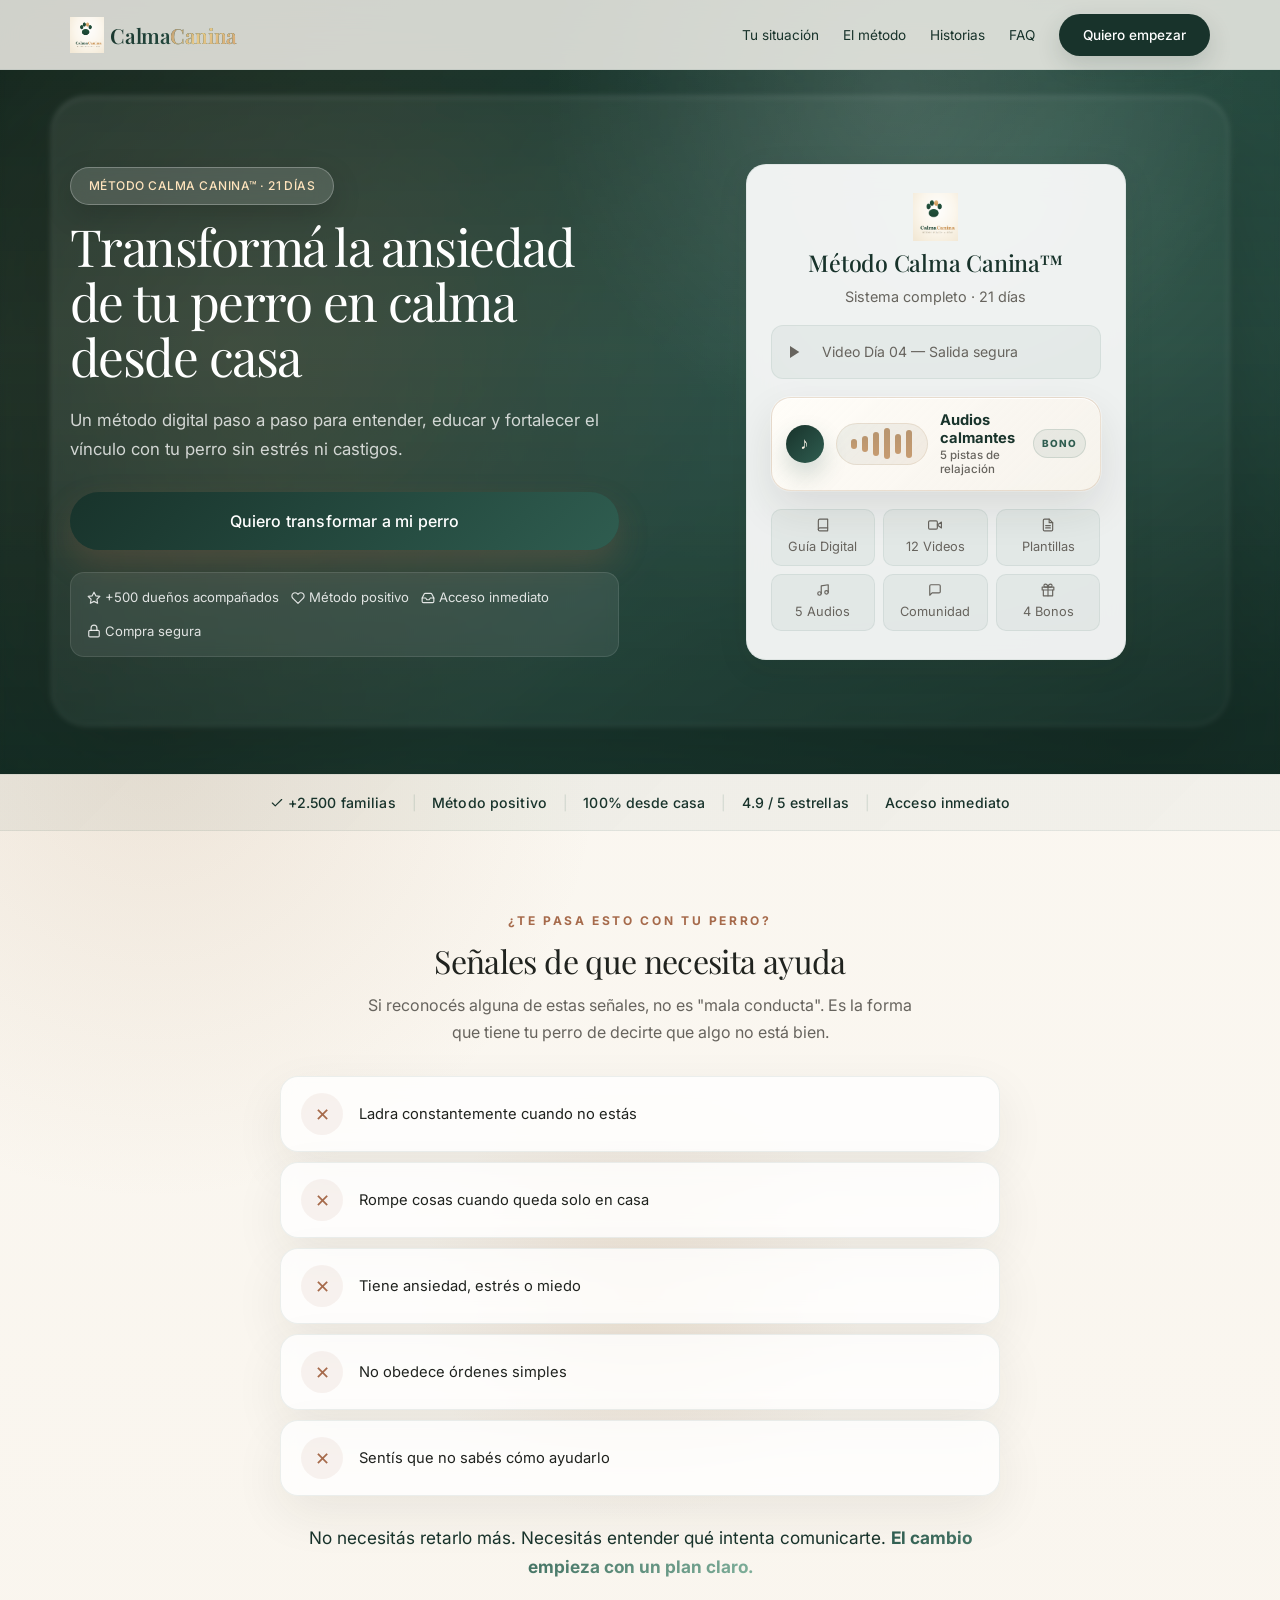
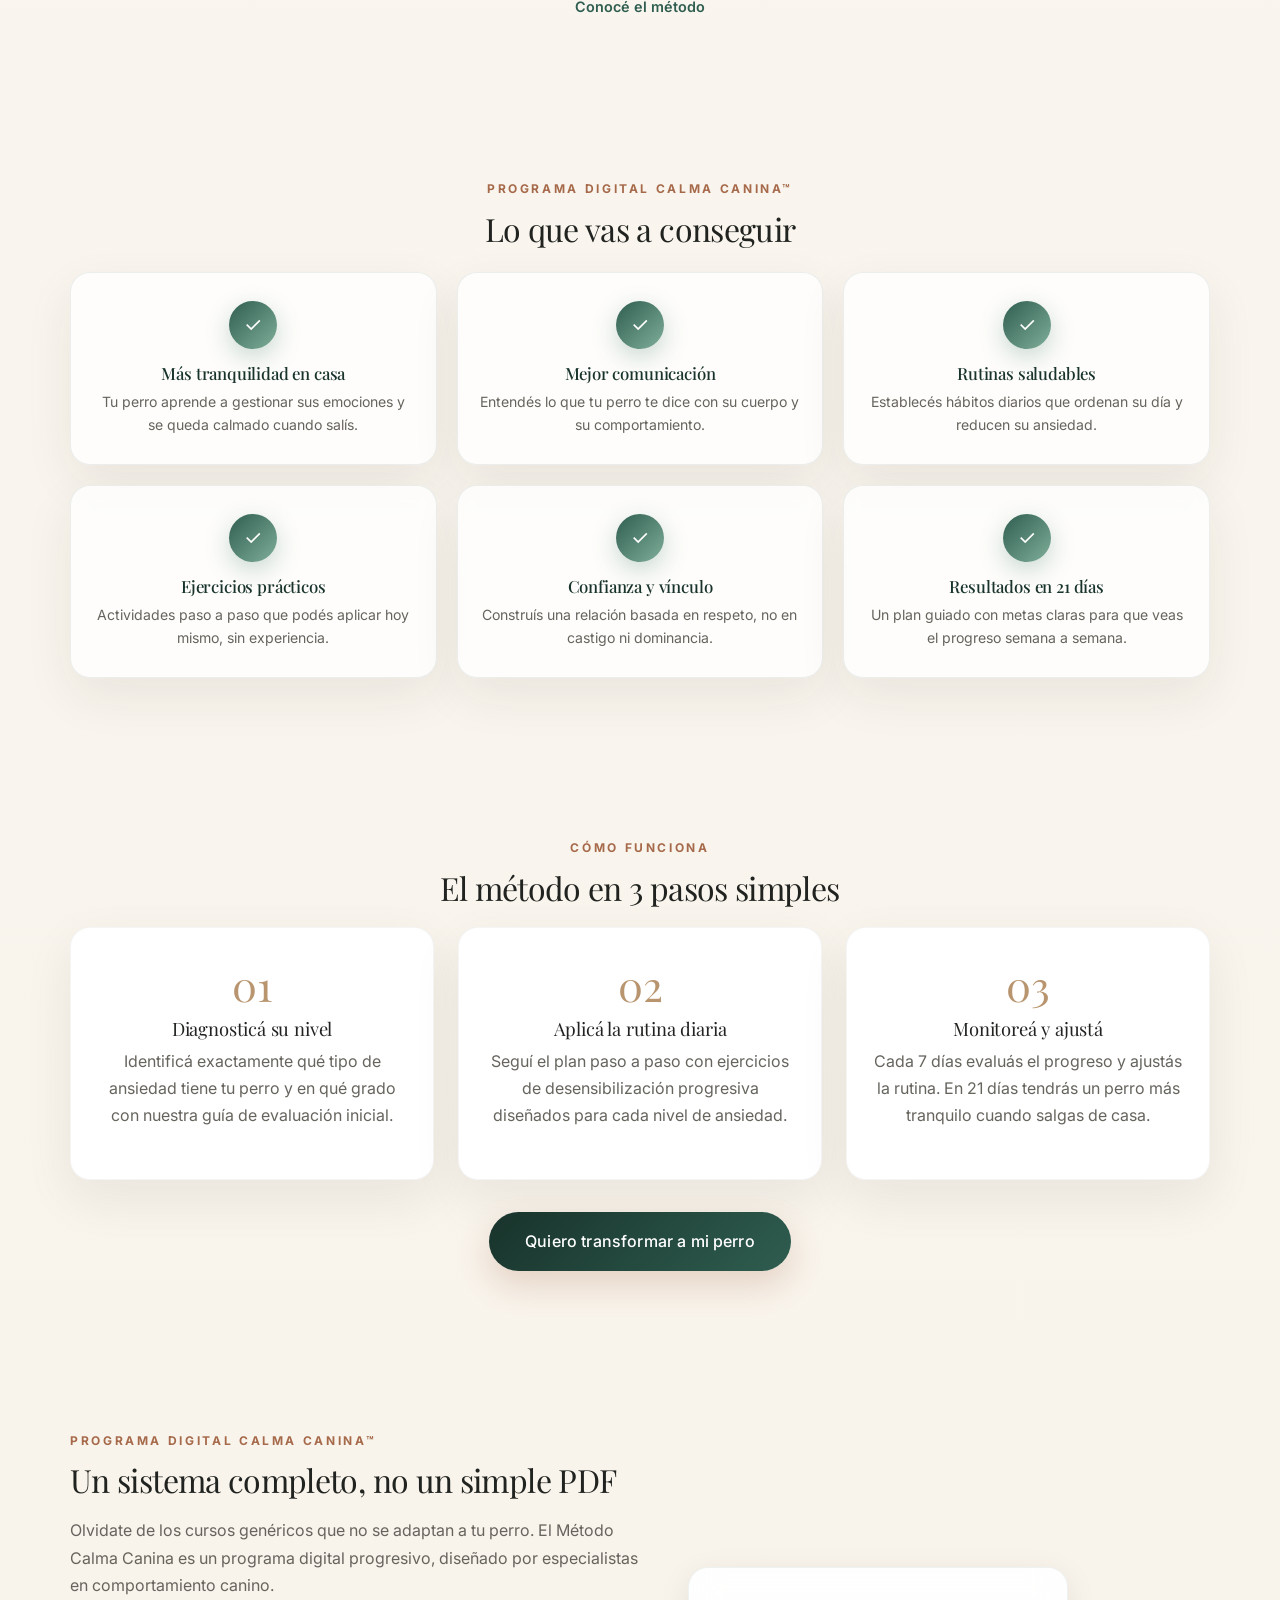
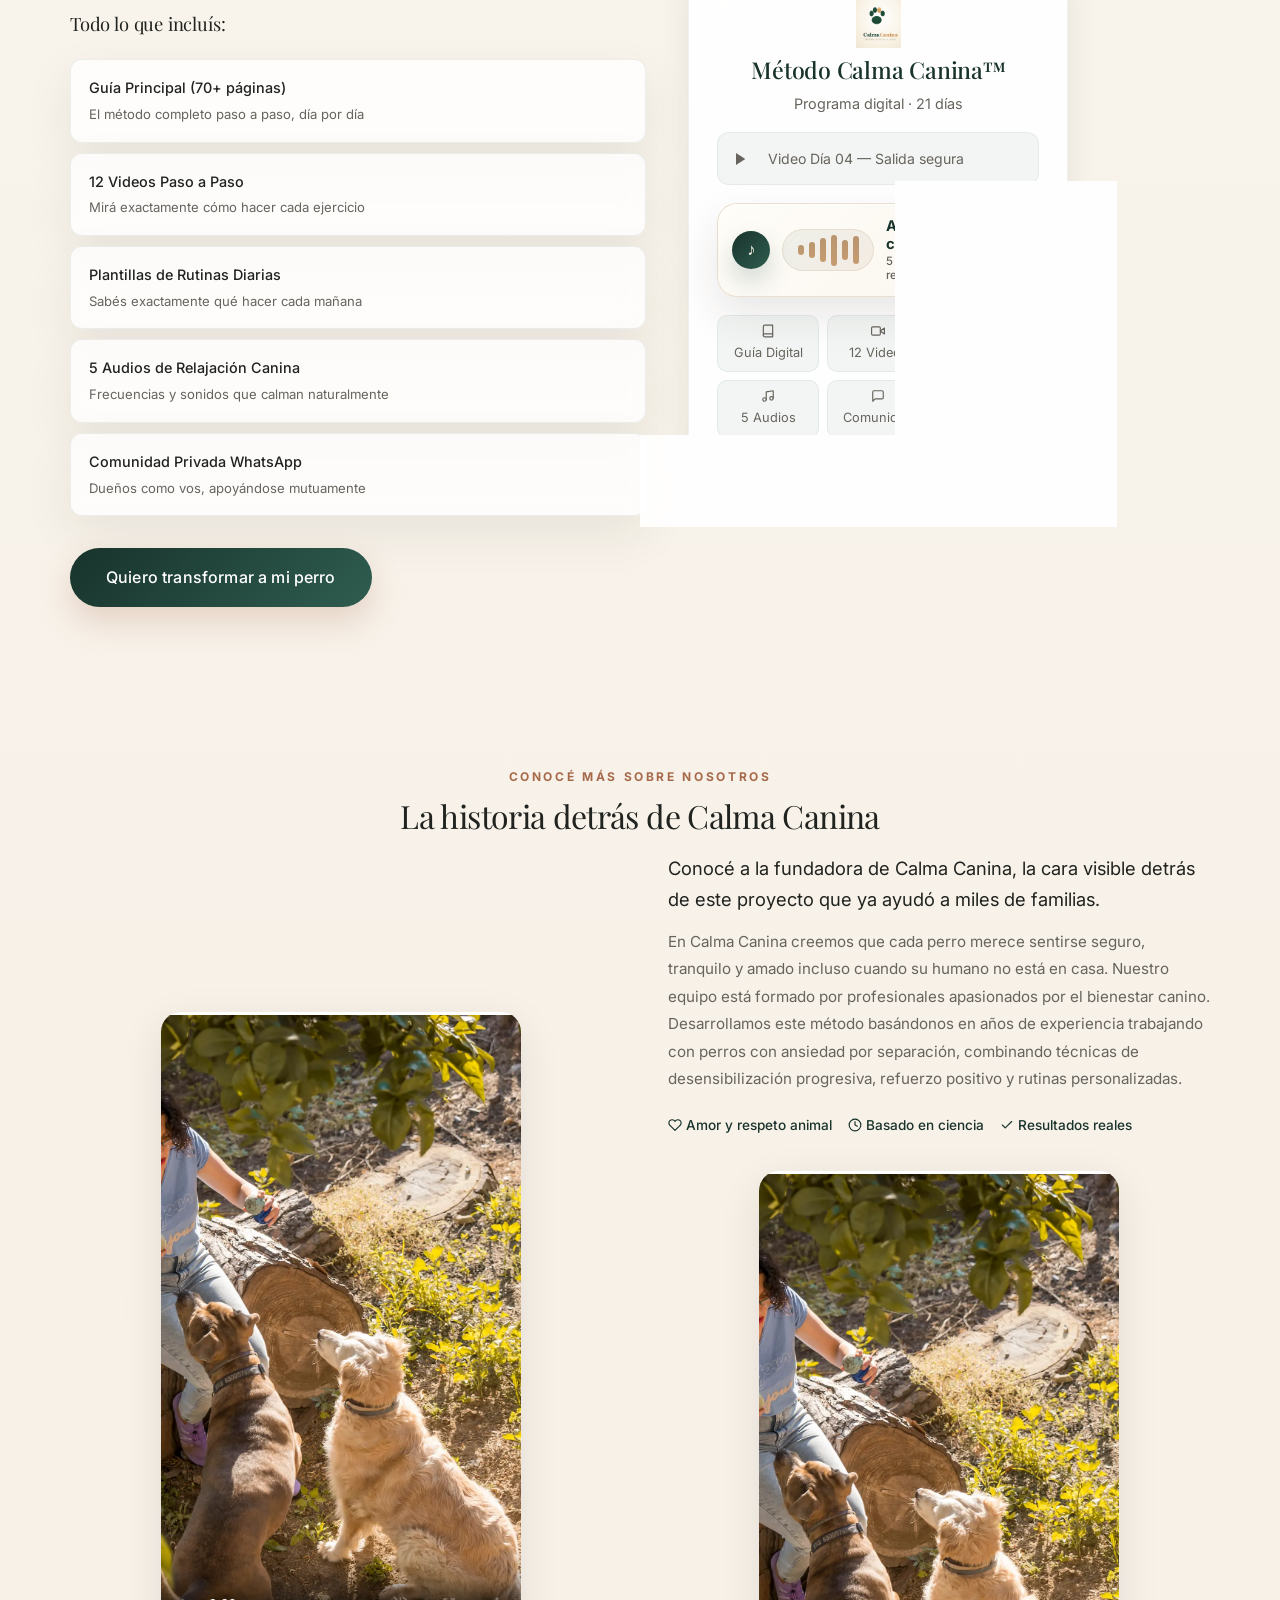
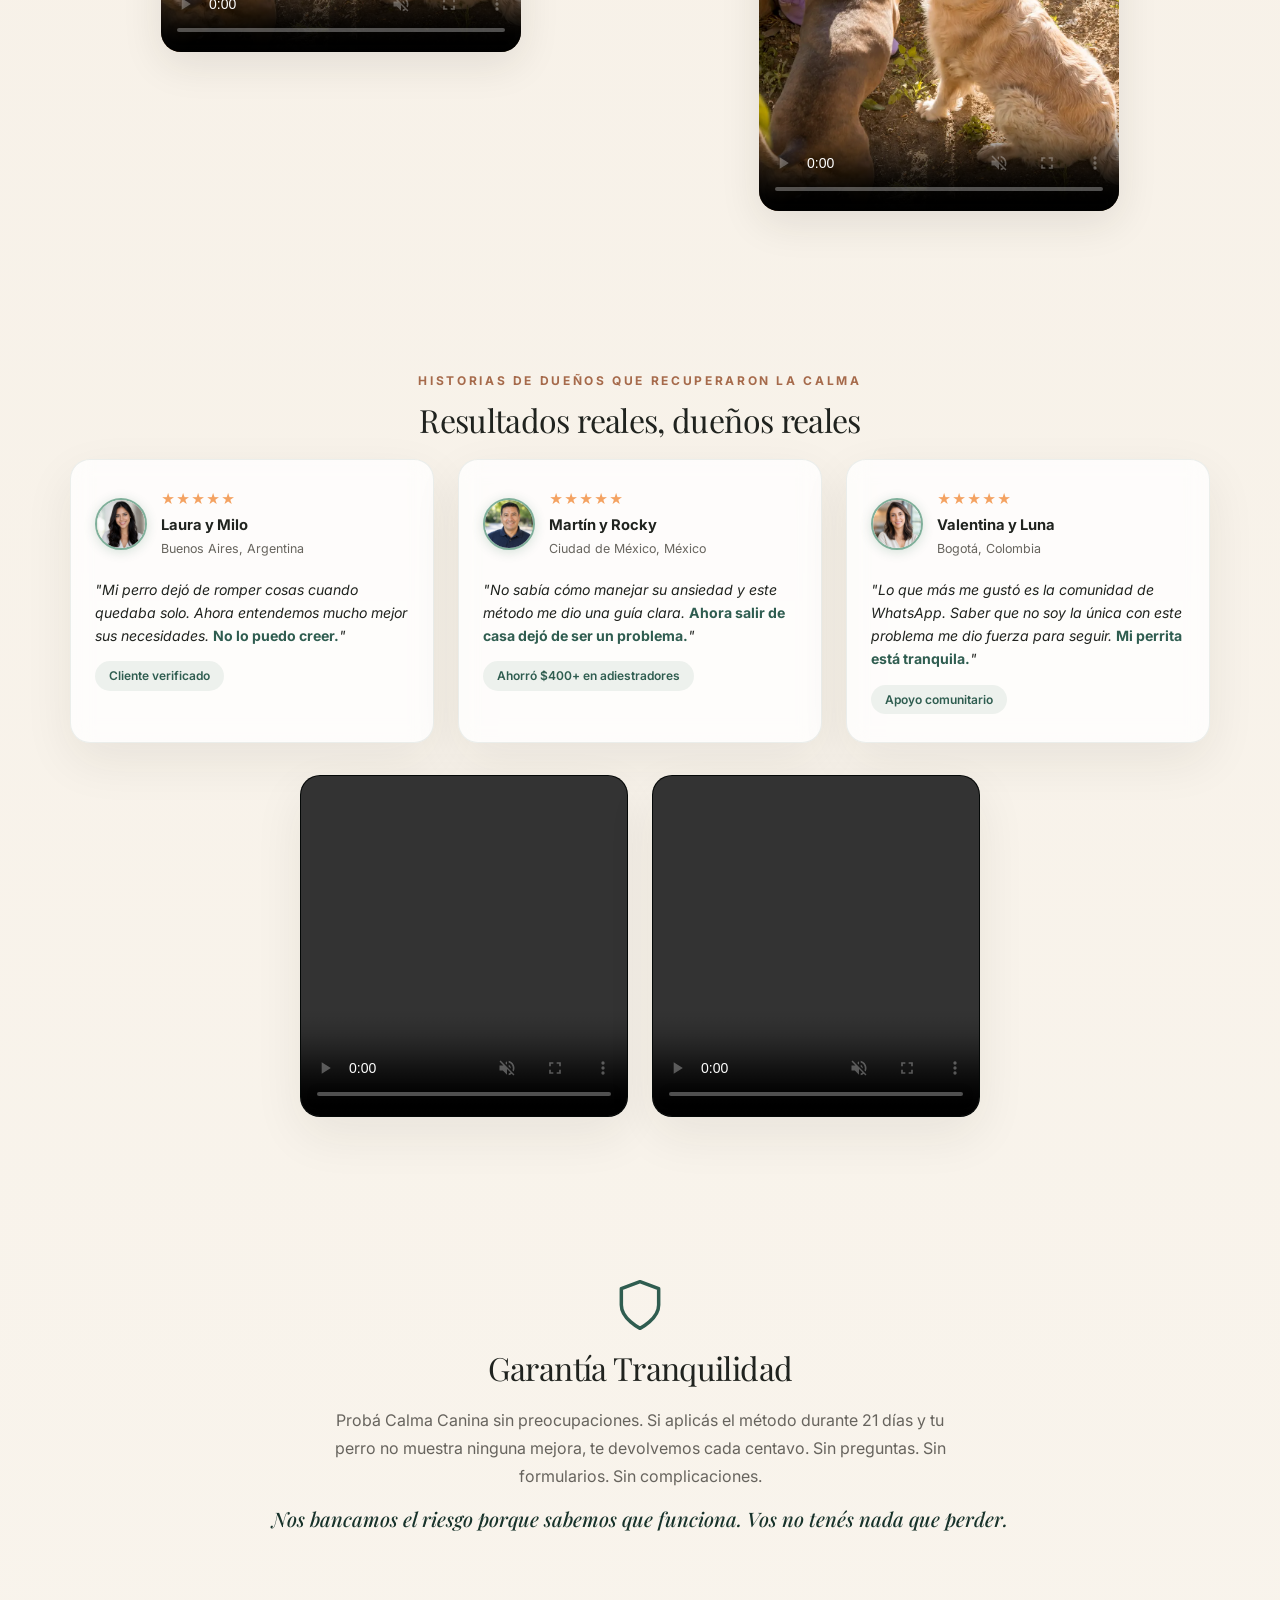
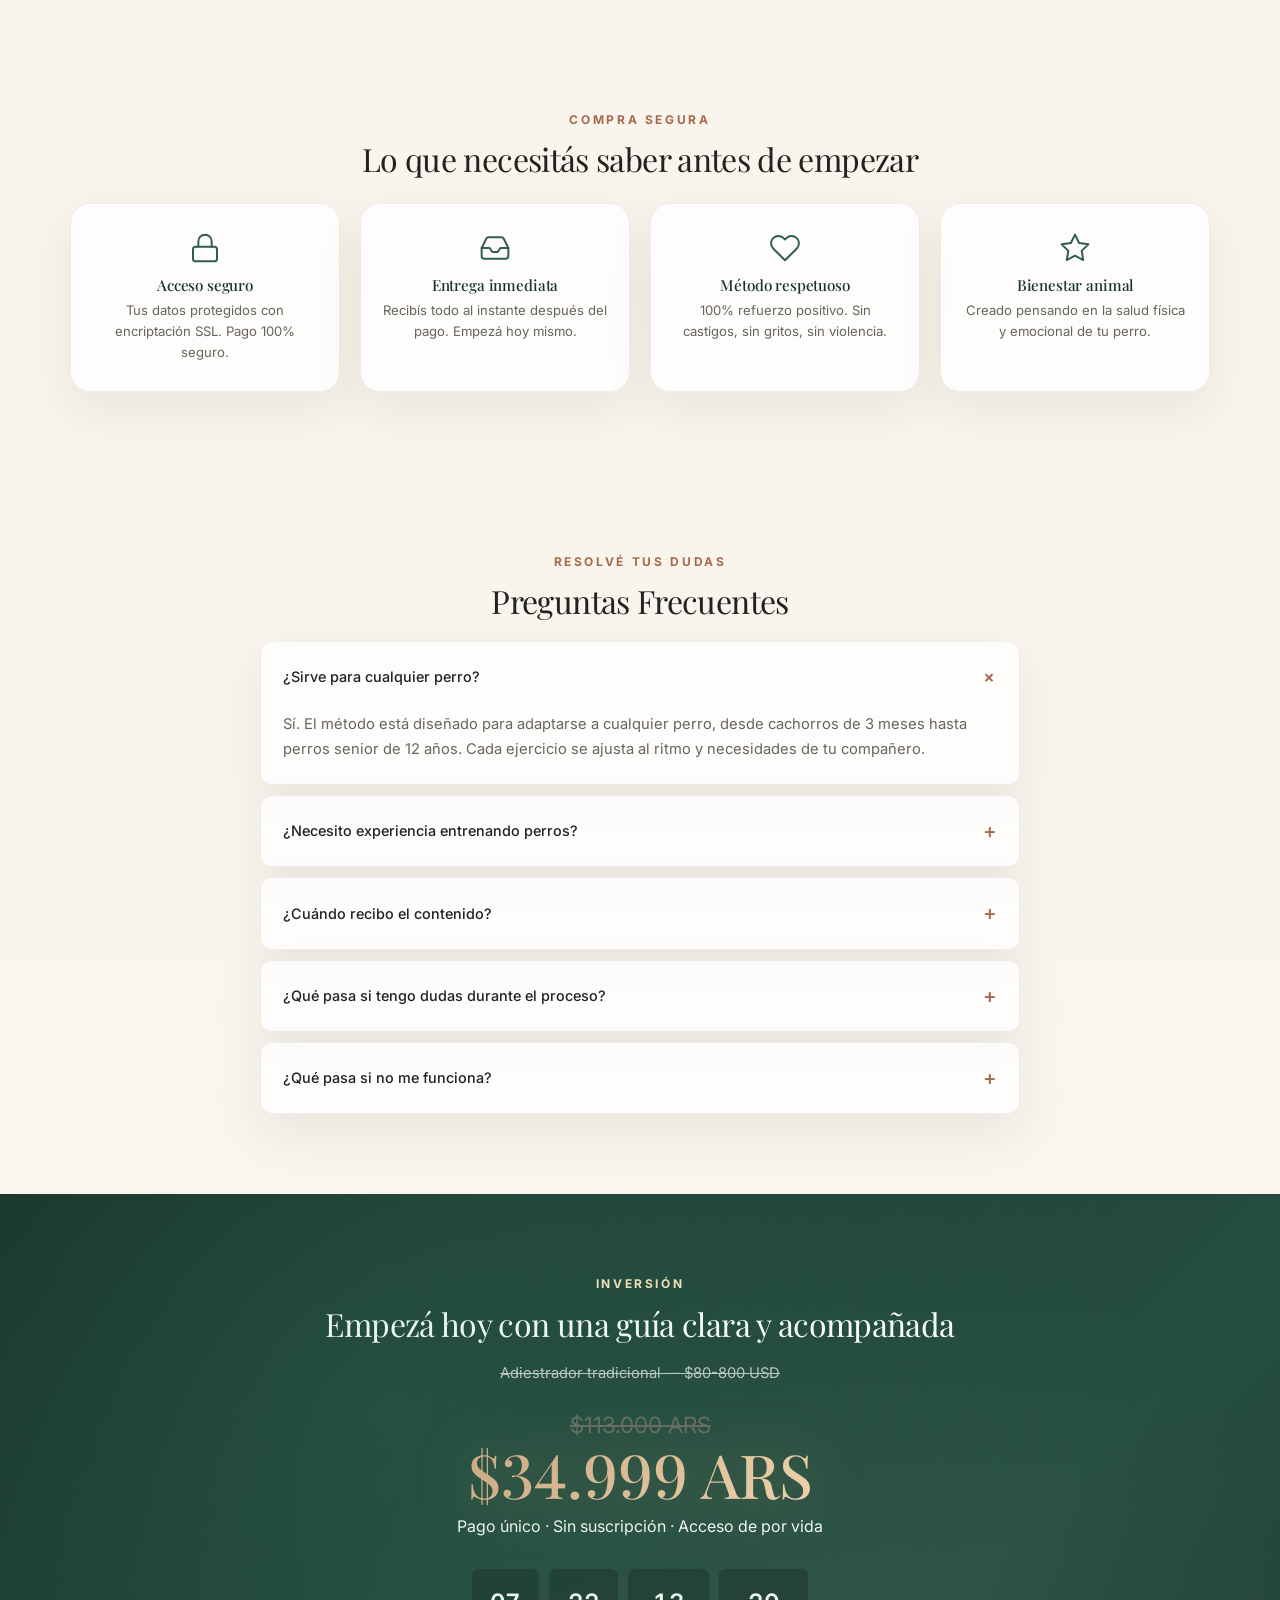
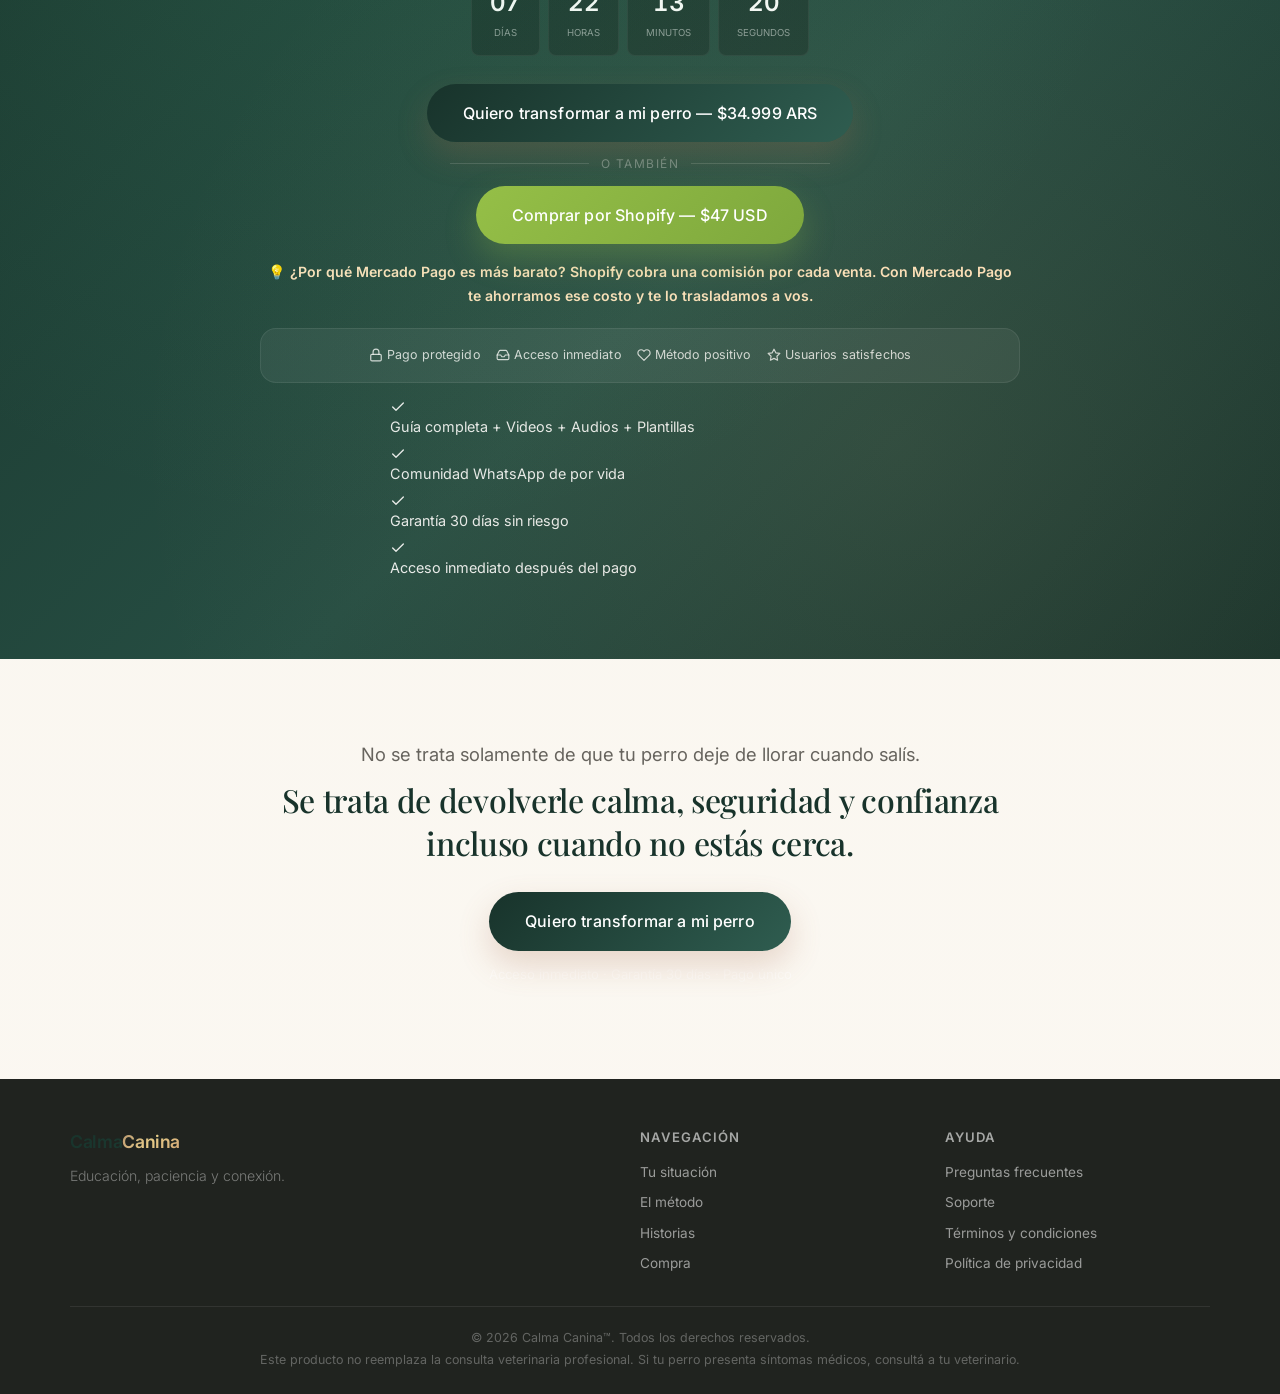
<file: index.html>
<!DOCTYPE html>
<html lang="es">
<head>
  <meta charset="UTF-8" />
  <meta name="viewport" content="width=device-width, initial-scale=1.0" />
  <title>Método Calma Canina™ | Transformá la ansiedad de tu perro en calma desde casa</title>
  <meta name="description" content="Un método digital paso a paso para entender, educar y fortalecer el vínculo con tu perro sin estrés ni castigos. +500 dueños ya lo aplican." />
  <meta name="theme-color" content="#1B4332" />
  <meta property="og:title" content="Método Calma Canina™ — Perros tranquilos en 21 días" />
  <meta property="og:description" content="El sistema paso a paso para ayudar a tu perro a quedarse tranquilo cuando salís de casa." />
  <meta property="og:image" content="https://calmacanina.com/og-calmacanina.jpg" />
  <meta property="og:url" content="https://calmacanina.com" />
  <meta property="og:type" content="website" />
  <link rel="canonical" href="https://calmacanina.com" />
  <link rel="icon" href="data:image/svg+xml,<svg xmlns=%22http://www.w3.org/2000/svg%22 viewBox=%220 0 100 100%22><text y=%22.9em%22 font-size=%2290%22>🐕</text></svg>" />
  <link rel="preconnect" href="https://fonts.googleapis.com" />
  <link rel="preconnect" href="https://fonts.gstatic.com" crossorigin />
  <link href="https://fonts.googleapis.com/css2?family=Inter:wght@300;400;500;600;700&family=Playfair+Display:wght@400;500;600;700&display=swap" rel="stylesheet" />
  <link rel="preload" href="https://fonts.googleapis.com/css2?family=Inter:wght@300;400;500;600;700&family=Playfair+Display:wght@400;500;600;700&display=swap" as="style" />
  <link rel="stylesheet" href="styles.css?v=20260710-1200" />

  <!-- ═══ GOOGLE ANALYTICS 4 ═══ -->
  <script async src="https://www.googletagmanager.com/gtag/js?id=G-NCXWPEZ16X"></script>
  <script>
    window.dataLayer = window.dataLayer || [];
    function gtag(){dataLayer.push(arguments);}
    gtag('js', new Date());
    gtag('config', 'G-NCXWPEZ16X');
  </script>

  <script type="application/ld+json">
    {
      "@context": "https://schema.org",
      "@type": "Product",
      "name": "Método Calma Canina",
      "description": "El sistema paso a paso para ayudar a tu perro a quedarse tranquilo cuando salís de casa.",
      "image": "https://calmacanina.com/og-calmacanina.jpg",
      "brand": { "@type": "Brand", "name": "Calma Canina" },
      "offers": {
        "@type": "Offer",
        "price": "34999",
        "priceCurrency": "ARS",
        "availability": "https://schema.org/InStock",
        "priceValidUntil": "2027-12-31",
        "url": "https://calmacanina.com"
      }
    }
  </script>
  <script type="application/ld+json">
    {
      "@context": "https://schema.org",
      "@type": "FAQPage",
      "mainEntity": [
        {
          "@type": "Question",
          "name": "¿Sirve para cualquier perro?",
          "acceptedAnswer": {
            "@type": "Answer",
            "text": "Sí. El método está diseñado para adaptarse a cualquier perro, desde cachorros de 3 meses hasta perros senior de 12 años."
          }
        },
        {
          "@type": "Question",
          "name": "¿Necesito experiencia entrenando perros?",
          "acceptedAnswer": {
            "@type": "Answer",
            "text": "No. El método está escrito para dueños sin ninguna experiencia previa. Cada ejercicio está explicado paso a paso con videos demostrativos."
          }
        },
        {
          "@type": "Question",
          "name": "¿Cuándo recibo el contenido?",
          "acceptedAnswer": {
            "@type": "Answer",
            "text": "Inmediatamente después del pago. Recibís un email con acceso a todos los materiales. Podés empezar el Día 1 en minutos."
          }
        },
        {
          "@type": "Question",
          "name": "¿Qué pasa si tengo dudas durante el proceso?",
          "acceptedAnswer": {
            "@type": "Answer",
            "text": "Tenés acceso a nuestra comunidad privada de WhatsApp donde podés compartir tu experiencia, hacer preguntas y recibir apoyo de otros dueños."
          }
        },
        {
          "@type": "Question",
          "name": "¿Qué pasa si no me funciona?",
          "acceptedAnswer": {
            "@type": "Answer",
            "text": "Tenés 30 días para pedir tu devolución completa. Te devolvemos el 100% sin hacer preguntas."
          }
        }
      ]
    }
  </script>
</head>

<body>
  <a class="skip-link" href="#hero">Saltar al contenido principal</a>
  <!-- ═══ HEADER ═══ -->
  <header class="site-header" id="site-header">
    <nav class="nav container">
      <a class="logo" href="#hero">
        <img src="Logo_Principal.png" alt="Calma Canina" class="logo-img" aria-hidden="true">
        <span class="logo-text">Calma<span class="logo-accent">Canina</span><sup class="tm-mark">™</sup></span>
      </a>
      <button class="menu-toggle" id="menu-toggle" aria-label="Abrir menú" aria-expanded="false" aria-controls="nav-links">
        <span class="hamburger-line"></span>
        <span class="hamburger-line"></span>
        <span class="hamburger-line"></span>
      </button>
      <div class="nav-links" id="nav-links">
        <a href="#problema">Tu situación</a>
        <a href="#solucion">El método</a>
        <a href="#testimonios">Historias</a>
        <a href="#faq">FAQ</a>
        <a class="nav-cta" href="#pricing">Quiero empezar</a>
      </div>
    </nav>
  </header>

  <main>
    <!-- ═══ 1. HERO ═══ -->
    <section class="hero" id="hero">
      <div class="container hero-grid">
        <div class="hero-content">
          <span class="hero-badge">Método Calma Canina™ · 21 días</span>
          <h1>Transformá la ansiedad de tu perro en calma desde casa</h1>
          <p class="hero-subtitle">Un método digital paso a paso para entender, educar y fortalecer el vínculo con tu perro sin estrés ni castigos.</p>
          <a class="btn btn-accent cta-link pulse-cta" href="#pricing">Quiero transformar a mi perro</a>
          <div class="hero-trust-strip">
            <span>
              <svg width="14" height="14" viewBox="0 0 24 24" fill="none" stroke="currentColor" stroke-width="2" stroke-linecap="round" stroke-linejoin="round" aria-hidden="true"><polygon points="12 2 15.09 8.26 22 9.27 17 14.14 18.18 21.02 12 17.77 5.82 21.02 7 14.14 2 9.27 8.91 8.26 12 2"/></svg>
              +500 dueños acompañados
            </span>
            <span>
              <svg width="14" height="14" viewBox="0 0 24 24" fill="none" stroke="currentColor" stroke-width="2" stroke-linecap="round" stroke-linejoin="round" aria-hidden="true"><path d="M20.84 4.61a5.5 5.5 0 0 0-7.78 0L12 5.67l-1.06-1.06a5.5 5.5 0 0 0-7.78 7.78l1.06 1.06L12 21.23l7.78-7.78 1.06-1.06a5.5 5.5 0 0 0 0-7.78z"/></svg>
              Método positivo
            </span>
            <span>
              <svg width="14" height="14" viewBox="0 0 24 24" fill="none" stroke="currentColor" stroke-width="2" stroke-linecap="round" stroke-linejoin="round" aria-hidden="true"><polyline points="22 12 16 12 14 15 10 15 8 12 2 12"/><path d="M5.45 5.11L2 12v6a2 2 0 0 0 2 2h16a2 2 0 0 0 2-2v-6l-3.45-6.89A2 2 0 0 0 16.76 4H7.24a2 2 0 0 0-1.79 1.11z"/></svg>
              Acceso inmediato
            </span>
            <span>
              <svg width="14" height="14" viewBox="0 0 24 24" fill="none" stroke="currentColor" stroke-width="2" stroke-linecap="round" stroke-linejoin="round" aria-hidden="true"><rect x="3" y="11" width="18" height="11" rx="2" ry="2"/><path d="M7 11V7a5 5 0 0 1 10 0v4"/></svg>
              Compra segura
            </span>
          </div>
        </div>
        <div class="hero-visual">
          <div class="product-mockup-main">
            <img src="Logo_Principal.png" alt="Logo Calma Canina" style="display:block;margin:0 auto 8px;height:48px;width:auto;">
            <h3>Método Calma Canina™</h3>
            <p>Sistema completo · 21 días</p>
            <div class="mock-video">
              <svg width="16" height="16" viewBox="0 0 24 24" fill="currentColor" stroke="none" aria-hidden="true" style="margin-right:8px;">
                <polygon points="6 3 20 12 6 21 6 3" />
              </svg>
              Video Día 04 — Salida segura
            </div>
            <div class="mock-audio-bar" role="button" tabindex="0" aria-label="Reproducir audios de relajación">
              <span class="mock-wave" aria-hidden="true"><i></i><i></i><i></i><i></i><i></i><i></i></span>
              <span class="mock-audio-copy"><strong>Audios calmantes</strong><small>5 pistas de relajación</small></span>
              <span class="mock-audio-badge">BONO</span>
            </div>
            <ul class="mock-list">
              <li><svg width="14" height="14" viewBox="0 0 24 24" fill="none" stroke="currentColor" stroke-width="2" stroke-linecap="round" stroke-linejoin="round" aria-hidden="true" style="display:block;margin:0 auto 4px;"><path d="M4 19.5A2.5 2.5 0 0 1 6.5 17H20"/><path d="M6.5 2H20v20H6.5A2.5 2.5 0 0 1 4 19.5v-15A2.5 2.5 0 0 1 6.5 2z"/></svg>Guía Digital</li>
              <li><svg width="14" height="14" viewBox="0 0 24 24" fill="none" stroke="currentColor" stroke-width="2" stroke-linecap="round" stroke-linejoin="round" aria-hidden="true" style="display:block;margin:0 auto 4px;"><polygon points="23 7 16 12 23 17 23 7"/><rect x="1" y="5" width="15" height="14" rx="2" ry="2"/></svg>12 Videos</li>
              <li><svg width="14" height="14" viewBox="0 0 24 24" fill="none" stroke="currentColor" stroke-width="2" stroke-linecap="round" stroke-linejoin="round" aria-hidden="true" style="display:block;margin:0 auto 4px;"><path d="M14 2H6a2 2 0 0 0-2 2v16a2 2 0 0 0 2 2h12a2 2 0 0 0 2-2V8z"/><polyline points="14 2 14 8 20 8"/><line x1="16" y1="13" x2="8" y2="13"/><line x1="16" y1="17" x2="8" y2="17"/></svg>Plantillas</li>
              <li><svg width="14" height="14" viewBox="0 0 24 24" fill="none" stroke="currentColor" stroke-width="2" stroke-linecap="round" stroke-linejoin="round" aria-hidden="true" style="display:block;margin:0 auto 4px;"><path d="M9 18V5l12-2v13"/><circle cx="6" cy="18" r="3"/><circle cx="18" cy="16" r="3"/></svg>5 Audios</li>
              <li><svg width="14" height="14" viewBox="0 0 24 24" fill="none" stroke="currentColor" stroke-width="2" stroke-linecap="round" stroke-linejoin="round" aria-hidden="true" style="display:block;margin:0 auto 4px;"><path d="M21 15a2 2 0 0 1-2 2H7l-4 4V5a2 2 0 0 1 2-2h14a2 2 0 0 1 2 2z"/></svg>Comunidad</li>
              <li><svg width="14" height="14" viewBox="0 0 24 24" fill="none" stroke="currentColor" stroke-width="2" stroke-linecap="round" stroke-linejoin="round" aria-hidden="true" style="display:block;margin:0 auto 4px;"><polyline points="20 12 20 22 4 22 4 12"/><rect x="2" y="7" width="20" height="5"/><line x1="12" y1="22" x2="12" y2="7"/><path d="M12 7H7.5a2.5 2.5 0 0 1 0-5C11 2 12 7 12 7z"/><path d="M12 7h4.5a2.5 2.5 0 0 0 0-5C13 2 12 7 12 7z"/></svg>4 Bonos</li>
            </ul>
          </div>
        </div>
      </div>
    </section>

    <!-- ═══ 2. TRUST STRIP ═══ -->
    <div class="trust-strip fade-in">
      <div class="container">
        <div class="trust-strip-inner">
          <span>
            <svg width="14" height="14" viewBox="0 0 24 24" fill="none" stroke="currentColor" stroke-width="2" stroke-linecap="round" stroke-linejoin="round" aria-hidden="true"><polyline points="20 6 9 17 4 12"/></svg>
            +2.500 familias
          </span>
          <span class="trust-strip-divider" aria-hidden="true">|</span>
          <span>Método positivo</span>
          <span class="trust-strip-divider" aria-hidden="true">|</span>
          <span>100% desde casa</span>
          <span class="trust-strip-divider" aria-hidden="true">|</span>
          <span>4.9 / 5 estrellas</span>
          <span class="trust-strip-divider" aria-hidden="true">|</span>
          <span>Acceso inmediato</span>
        </div>
      </div>
    </div>

    <!-- ═══ 3. PROBLEMA ═══ -->
    <section class="section" id="problema">
      <div class="container narrow">
        <p class="section-label text-center">¿TE PASA ESTO CON TU PERRO?</p>
        <h2 class="text-center">Señales de que necesita ayuda</h2>
        <p class="pain-intro text-center">Si reconocés alguna de estas señales, no es "mala conducta". Es la forma que tiene tu perro de decirte que algo no está bien.</p>
        <div class="pain-list">
          <div class="pain-item fade-in"><span class="pain-icon" aria-hidden="true">✕</span><p>Ladra constantemente cuando no estás</p></div>
          <div class="pain-item fade-in"><span class="pain-icon" aria-hidden="true">✕</span><p>Rompe cosas cuando queda solo en casa</p></div>
          <div class="pain-item fade-in"><span class="pain-icon" aria-hidden="true">✕</span><p>Tiene ansiedad, estrés o miedo</p></div>
          <div class="pain-item fade-in"><span class="pain-icon" aria-hidden="true">✕</span><p>No obedece órdenes simples</p></div>
          <div class="pain-item fade-in"><span class="pain-icon" aria-hidden="true">✕</span><p>Sentís que no sabés cómo ayudarlo</p></div>
        </div>
        <p class="pain-close text-center">No necesitás retarlo más. Necesitás entender qué intenta comunicarte. <strong>El cambio empieza con un plan claro.</strong></p>
        <a class="pain-link" href="#solucion">Conocé el método</a>
      </div>
    </section>

    <!-- ═══ 4. SOLUCIÓN ═══ -->
    <section class="section bg-alt" id="solucion">
      <div class="container text-center">
        <p class="section-label">PROGRAMA DIGITAL CALMA CANINA™</p>
        <h2>Lo que vas a conseguir</h2>
        <div class="solution-grid">
          <div class="solution-card fade-in"><span class="solution-icon" aria-hidden="true">✓</span><h3>Más tranquilidad en casa</h3><p>Tu perro aprende a gestionar sus emociones y se queda calmado cuando salís.</p></div>
          <div class="solution-card fade-in"><span class="solution-icon" aria-hidden="true">✓</span><h3>Mejor comunicación</h3><p>Entendés lo que tu perro te dice con su cuerpo y su comportamiento.</p></div>
          <div class="solution-card fade-in"><span class="solution-icon" aria-hidden="true">✓</span><h3>Rutinas saludables</h3><p>Establecés hábitos diarios que ordenan su día y reducen su ansiedad.</p></div>
          <div class="solution-card fade-in"><span class="solution-icon" aria-hidden="true">✓</span><h3>Ejercicios prácticos</h3><p>Actividades paso a paso que podés aplicar hoy mismo, sin experiencia.</p></div>
          <div class="solution-card fade-in"><span class="solution-icon" aria-hidden="true">✓</span><h3>Confianza y vínculo</h3><p>Construís una relación basada en respeto, no en castigo ni dominancia.</p></div>
          <div class="solution-card fade-in"><span class="solution-icon" aria-hidden="true">✓</span><h3>Resultados en 21 días</h3><p>Un plan guiado con metas claras para que veas el progreso semana a semana.</p></div>
        </div>
      </div>
    </section>

    <!-- ═══ 5. MÉTODO EN 3 PASOS ═══ -->
    <section class="section" id="como-funciona">
      <div class="container text-center">
        <p class="section-label">CÓMO FUNCIONA</p>
        <h2>El método en 3 pasos simples</h2>
        <div class="steps-grid">
          <div class="step-card fade-in">
            <span class="step-num">01</span>
            <h3>Diagnosticá su nivel</h3>
            <p>Identificá exactamente qué tipo de ansiedad tiene tu perro y en qué grado con nuestra guía de evaluación inicial.</p>
          </div>
          <div class="step-card fade-in">
            <span class="step-num">02</span>
            <h3>Aplicá la rutina diaria</h3>
            <p>Seguí el plan paso a paso con ejercicios de desensibilización progresiva diseñados para cada nivel de ansiedad.</p>
          </div>
          <div class="step-card fade-in">
            <span class="step-num">03</span>
            <h3>Monitoreá y ajustá</h3>
            <p>Cada 7 días evaluás el progreso y ajustás la rutina. En 21 días tendrás un perro más tranquilo cuando salgas de casa.</p>
          </div>
        </div>
        <a class="btn btn-accent cta-link" href="#pricing" style="margin-top:32px;">Quiero transformar a mi perro</a>
      </div>
    </section>

    <!-- ═══ 6. PRODUCTO ═══ -->
    <section class="section bg-alt" id="producto">
      <div class="container two-col">
        <div class="product-info">
          <p class="section-label">PROGRAMA DIGITAL CALMA CANINA™</p>
          <h2>Un sistema completo, no un simple PDF</h2>
          <p>Olvidate de los cursos genéricos que no se adaptan a tu perro. El Método Calma Canina es un programa digital progresivo, diseñado por especialistas en comportamiento canino.</p>
          <h3>Todo lo que incluís:</h3>
          <ul class="check-list">
            <li><strong>Guía Principal (70+ páginas)</strong><span>El método completo paso a paso, día por día</span></li>
            <li><strong>12 Videos Paso a Paso</strong><span>Mirá exactamente cómo hacer cada ejercicio</span></li>
            <li><strong>Plantillas de Rutinas Diarias</strong><span>Sabés exactamente qué hacer cada mañana</span></li>
            <li><strong>5 Audios de Relajación Canina</strong><span>Frecuencias y sonidos que calman naturalmente</span></li>
            <li><strong>Comunidad Privada WhatsApp</strong><span>Dueños como vos, apoyándose mutuamente</span></li>
          </ul>
          <a class="btn btn-accent cta-link" href="#pricing">Quiero transformar a mi perro</a>
        </div>
        <div class="product-visual">
          <div class="product-mockup-main large">
            <img src="Logo_Principal.png" alt="Logo Calma Canina" loading="lazy" decoding="async" style="display:block;margin:0 auto 8px;height:48px;width:auto;">
            <h3>Método Calma Canina™</h3>
            <p>Programa digital · 21 días</p>
            <div class="mock-video"><svg width="16" height="16" viewBox="0 0 24 24" fill="currentColor" stroke="none" aria-hidden="true" style="margin-right:8px;"><polygon points="6 3 20 12 6 21 6 3"/></svg>Video Día 04 — Salida segura</div>
            <div class="mock-audio-bar" role="button" tabindex="0" aria-label="Reproducir audios de relajación"><span class="mock-wave" aria-hidden="true"><i></i><i></i><i></i><i></i><i></i><i></i></span><span class="mock-audio-copy"><strong>Audios calmantes</strong><small>5 pistas de relajación</small></span><span class="mock-audio-badge">BONO</span></div>
            <ul class="mock-list">
              <li><svg width="14" height="14" viewBox="0 0 24 24" fill="none" stroke="currentColor" stroke-width="2" stroke-linecap="round" stroke-linejoin="round" aria-hidden="true" style="display:block;margin:0 auto 4px;"><path d="M4 19.5A2.5 2.5 0 0 1 6.5 17H20"/><path d="M6.5 2H20v20H6.5A2.5 2.5 0 0 1 4 19.5v-15A2.5 2.5 0 0 1 6.5 2z"/></svg>Guía Digital</li>
              <li><svg width="14" height="14" viewBox="0 0 24 24" fill="none" stroke="currentColor" stroke-width="2" stroke-linecap="round" stroke-linejoin="round" aria-hidden="true" style="display:block;margin:0 auto 4px;"><polygon points="23 7 16 12 23 17 23 7"/><rect x="1" y="5" width="15" height="14" rx="2" ry="2"/></svg>12 Videos</li>
              <li><svg width="14" height="14" viewBox="0 0 24 24" fill="none" stroke="currentColor" stroke-width="2" stroke-linecap="round" stroke-linejoin="round" aria-hidden="true" style="display:block;margin:0 auto 4px;"><path d="M14 2H6a2 2 0 0 0-2 2v16a2 2 0 0 0 2 2h12a2 2 0 0 0 2-2V8z"/><polyline points="14 2 14 8 20 8"/><line x1="16" y1="13" x2="8" y2="13"/><line x1="16" y1="17" x2="8" y2="17"/></svg>Plantillas</li>
              <li><svg width="14" height="14" viewBox="0 0 24 24" fill="none" stroke="currentColor" stroke-width="2" stroke-linecap="round" stroke-linejoin="round" aria-hidden="true" style="display:block;margin:0 auto 4px;"><path d="M9 18V5l12-2v13"/><circle cx="6" cy="18" r="3"/><circle cx="18" cy="16" r="3"/></svg>5 Audios</li>
              <li><svg width="14" height="14" viewBox="0 0 24 24" fill="none" stroke="currentColor" stroke-width="2" stroke-linecap="round" stroke-linejoin="round" aria-hidden="true" style="display:block;margin:0 auto 4px;"><path d="M21 15a2 2 0 0 1-2 2H7l-4 4V5a2 2 0 0 1 2-2h14a2 2 0 0 1 2 2z"/></svg>Comunidad</li>
              <li><svg width="14" height="14" viewBox="0 0 24 24" fill="none" stroke="currentColor" stroke-width="2" stroke-linecap="round" stroke-linejoin="round" aria-hidden="true" style="display:block;margin:0 auto 4px;"><polyline points="20 12 20 22 4 22 4 12"/><rect x="2" y="7" width="20" height="5"/><line x1="12" y1="22" x2="12" y2="7"/><path d="M12 7H7.5a2.5 2.5 0 0 1 0-5C11 2 12 7 12 7z"/><path d="M12 7h4.5a2.5 2.5 0 0 0 0-5C13 2 12 7 12 7z"/></svg>4 Bonos</li>
            </ul>
          </div>
        </div>
      </div>
    </section>

    <!-- ═══ 7. QUIÉNES SOMOS ═══ -->
    <section class="section bg-light" id="quienes-somos">
      <div class="container">
        <p class="section-label text-center">CONOCÉ MÁS SOBRE NOSOTROS</p>
        <h2 class="text-center">La historia detrás de Calma Canina</h2>
        <div class="quienes-grid">
          <div class="quienes-video-wrapper">
            <video class="quienes-video" autoplay muted loop playsinline controls preload="none" poster="CARAVISIBLEDEMARCA.png">
              <source src="PRESENTACION DE LA MEDICA.mp4" type="video/mp4">
            </video>
          </div>
          <div class="quienes-text">
            <p class="quienes-lead">Conocé a la fundadora de Calma Canina, la cara visible detrás de este proyecto que ya ayudó a miles de familias.</p>
            <p class="quienes-body">En Calma Canina creemos que cada perro merece sentirse seguro, tranquilo y amado incluso cuando su humano no está en casa. Nuestro equipo está formado por profesionales apasionados por el bienestar canino. Desarrollamos este método basándonos en años de experiencia trabajando con perros con ansiedad por separación, combinando técnicas de desensibilización progresiva, refuerzo positivo y rutinas personalizadas.</p>
            <div class="quienes-valores">
              <span>
                <svg width="14" height="14" viewBox="0 0 24 24" fill="none" stroke="currentColor" stroke-width="2" stroke-linecap="round" stroke-linejoin="round" aria-hidden="true" style="margin-right:4px;vertical-align:-2px;"><path d="M20.84 4.61a5.5 5.5 0 0 0-7.78 0L12 5.67l-1.06-1.06a5.5 5.5 0 0 0-7.78 7.78l1.06 1.06L12 21.23l7.78-7.78 1.06-1.06a5.5 5.5 0 0 0 0-7.78z"/></svg>
                Amor y respeto animal
              </span>
              <span>
                <svg width="14" height="14" viewBox="0 0 24 24" fill="none" stroke="currentColor" stroke-width="2" stroke-linecap="round" stroke-linejoin="round" aria-hidden="true" style="margin-right:4px;vertical-align:-2px;"><circle cx="12" cy="12" r="10"/><path d="M12 6v6l4 2"/></svg>
                Basado en ciencia
              </span>
              <span>
                <svg width="14" height="14" viewBox="0 0 24 24" fill="none" stroke="currentColor" stroke-width="2" stroke-linecap="round" stroke-linejoin="round" aria-hidden="true" style="margin-right:4px;vertical-align:-2px;"><polyline points="20 6 9 17 4 12"/></svg>
                Resultados reales
              </span>
            </div>
            <div class="quienes-video-wrapper" style="margin-top:20px;">
              <video class="quienes-video" autoplay muted loop playsinline controls preload="none" poster="CARAVISIBLEDEMARCA.png">
                <source src="quienes-somos.mp4" type="video/mp4">
              </video>
            </div>
          </div>
        </div>
      </div>
    </section>

    <!-- ═══ 8. TESTIMONIOS ═══ -->
    <section class="section bg-alt" id="testimonios">
      <div class="container">
        <p class="section-label text-center">Historias de dueños que recuperaron la calma</p>
        <h2 class="text-center">Resultados reales, dueños reales</h2>
        <div class="testimonials-grid">
          <div class="testimonial-card fade-in">
            <div class="testimonial-top">
              <img src="avatar-maria.png" alt="Laura" class="author-photo" loading="lazy" onerror="this.onerror=null;this.style.display='none';this.nextElementSibling.style.display='flex';">
              <div class="author-initials" aria-hidden="true">L</div>
              <div class="testimonial-meta">
                <div class="testimonial-stars">★★★★★</div>
                <strong>Laura y Milo</strong>
                <span>Buenos Aires, Argentina</span>
              </div>
            </div>
            <p class="testimonial-text">"Mi perro dejó de romper cosas cuando quedaba solo. Ahora entendemos mucho mejor sus necesidades. <strong>No lo puedo creer.</strong>"</p>
            <div class="testimonial-tag">Cliente verificado</div>
          </div>
          <div class="testimonial-card fade-in">
            <div class="testimonial-top">
              <img src="avatar-carlos.png" alt="Martín" class="author-photo" loading="lazy" onerror="this.onerror=null;this.style.display='none';this.nextElementSibling.style.display='flex';">
              <div class="author-initials" aria-hidden="true">M</div>
              <div class="testimonial-meta">
                <div class="testimonial-stars">★★★★★</div>
                <strong>Martín y Rocky</strong>
                <span>Ciudad de México, México</span>
              </div>
            </div>
            <p class="testimonial-text">"No sabía cómo manejar su ansiedad y este método me dio una guía clara. <strong>Ahora salir de casa dejó de ser un problema.</strong>"</p>
            <div class="testimonial-tag">Ahorró $400+ en adiestradores</div>
          </div>
          <div class="testimonial-card fade-in">
            <div class="testimonial-top">
              <img src="avatar-luciana.png" alt="Valentina" class="author-photo" loading="lazy" onerror="this.onerror=null;this.style.display='none';this.nextElementSibling.style.display='flex';">
              <div class="author-initials" aria-hidden="true">V</div>
              <div class="testimonial-meta">
                <div class="testimonial-stars">★★★★★</div>
                <strong>Valentina y Luna</strong>
                <span>Bogotá, Colombia</span>
              </div>
            </div>
            <p class="testimonial-text">"Lo que más me gustó es la comunidad de WhatsApp. Saber que no soy la única con este problema me dio fuerza para seguir. <strong>Mi perrita está tranquila.</strong>"</p>
            <div class="testimonial-tag">Apoyo comunitario</div>
          </div>
        </div>
        <div class="testimonios-videos-grid">
          <div class="testimonio-video-card fade-in">
            <video class="testimonio-vid" autoplay muted loop playsinline controls preload="none">
              <source src="CLIENTESATISFECHO1.mp4" type="video/mp4">
            </video>
          </div>
          <div class="testimonio-video-card fade-in">
            <video class="testimonio-vid" autoplay muted loop playsinline controls preload="none">
              <source src="CLIENTESATISFECHO2.mp4" type="video/mp4">
            </video>
          </div>
        </div>
      </div>
    </section>

    <!-- ═══ 9. GARANTÍA ═══ -->
    <section class="section bg-light" id="garantia">
      <div class="container narrow text-center">
        <div class="guarantee-shield">
          <svg width="56" height="56" viewBox="0 0 24 24" fill="none" stroke="currentColor" stroke-width="1.5" stroke-linecap="round" stroke-linejoin="round" aria-hidden="true"><path d="M12 22s8-4 8-10V5l-8-3-8 3v7c0 6 8 10 8 10z"/></svg>
        </div>
        <h2>Garantía Tranquilidad</h2>
        <p class="guarantee-text">Probá Calma Canina sin preocupaciones. Si aplicás el método durante 21 días y tu perro no muestra ninguna mejora, te devolvemos cada centavo. Sin preguntas. Sin formularios. Sin complicaciones.</p>
        <p class="guarantee-highlight">Nos bancamos el riesgo porque sabemos que funciona. Vos no tenés nada que perder.</p>
      </div>
    </section>

    <!-- ═══ 10. CONFIANZA ═══ -->
    <section class="section bg-alt" id="confianza">
      <div class="container text-center">
        <p class="section-label">COMPRA SEGURA</p>
        <h2>Lo que necesitás saber antes de empezar</h2>
        <div class="trust-grid">
          <div class="trust-feature fade-in">
            <svg width="32" height="32" viewBox="0 0 24 24" fill="none" stroke="currentColor" stroke-width="1.5" stroke-linecap="round" stroke-linejoin="round" aria-hidden="true" style="display:block;margin:0 auto 12px;color:var(--primary);"><rect x="3" y="11" width="18" height="11" rx="2" ry="2"/><path d="M7 11V7a5 5 0 0 1 10 0v4"/></svg>
            <h3>Acceso seguro</h3><p>Tus datos protegidos con encriptación SSL. Pago 100% seguro.</p>
          </div>
          <div class="trust-feature fade-in">
            <svg width="32" height="32" viewBox="0 0 24 24" fill="none" stroke="currentColor" stroke-width="1.5" stroke-linecap="round" stroke-linejoin="round" aria-hidden="true" style="display:block;margin:0 auto 12px;color:var(--primary);"><polyline points="22 12 16 12 14 15 10 15 8 12 2 12"/><path d="M5.45 5.11L2 12v6a2 2 0 0 0 2 2h16a2 2 0 0 0 2-2v-6l-3.45-6.89A2 2 0 0 0 16.76 4H7.24a2 2 0 0 0-1.79 1.11z"/></svg>
            <h3>Entrega inmediata</h3><p>Recibís todo al instante después del pago. Empezá hoy mismo.</p>
          </div>
          <div class="trust-feature fade-in">
            <svg width="32" height="32" viewBox="0 0 24 24" fill="none" stroke="currentColor" stroke-width="1.5" stroke-linecap="round" stroke-linejoin="round" aria-hidden="true" style="display:block;margin:0 auto 12px;color:var(--primary);"><path d="M20.84 4.61a5.5 5.5 0 0 0-7.78 0L12 5.67l-1.06-1.06a5.5 5.5 0 0 0-7.78 7.78l1.06 1.06L12 21.23l7.78-7.78 1.06-1.06a5.5 5.5 0 0 0 0-7.78z"/></svg>
            <h3>Método respetuoso</h3><p>100% refuerzo positivo. Sin castigos, sin gritos, sin violencia.</p>
          </div>
          <div class="trust-feature fade-in">
            <svg width="32" height="32" viewBox="0 0 24 24" fill="none" stroke="currentColor" stroke-width="1.5" stroke-linecap="round" stroke-linejoin="round" aria-hidden="true" style="display:block;margin:0 auto 12px;color:var(--primary);"><path d="M12 2l3.09 6.26L22 9.27l-5 4.87 1.18 6.88L12 17.77l-6.18 3.25L7 14.14 2 9.27l6.91-1.01L12 2z"/></svg>
            <h3>Bienestar animal</h3><p>Creado pensando en la salud física y emocional de tu perro.</p>
          </div>
        </div>
      </div>
    </section>

    <!-- ═══ 11. FAQ ═══ -->
    <section class="section bg-light" id="faq">
      <div class="container narrow">
        <p class="section-label text-center">Resolvé tus dudas</p>
        <h2 class="text-center">Preguntas Frecuentes</h2>
        <div class="faq-accordion">
          <div class="faq-item active">
            <button class="faq-btn" aria-expanded="true" aria-controls="faq-panel-1">¿Sirve para cualquier perro?<span>+</span></button>
            <div class="faq-panel" id="faq-panel-1" role="region"><p>Sí. El método está diseñado para adaptarse a cualquier perro, desde cachorros de 3 meses hasta perros senior de 12 años. Cada ejercicio se ajusta al ritmo y necesidades de tu compañero.</p></div>
          </div>
          <div class="faq-item">
            <button class="faq-btn" aria-expanded="false" aria-controls="faq-panel-2">¿Necesito experiencia entrenando perros?<span>+</span></button>
            <div class="faq-panel" id="faq-panel-2" role="region"><p>No. El método está escrito para dueños sin ninguna experiencia previa. Cada ejercicio está explicado paso a paso con videos demostrativos. Solo necesitás constancia y amor por tu perro.</p></div>
          </div>
          <div class="faq-item">
            <button class="faq-btn" aria-expanded="false" aria-controls="faq-panel-3">¿Cuándo recibo el contenido?<span>+</span></button>
            <div class="faq-panel" id="faq-panel-3" role="region"><p>Inmediatamente después del pago. Recibís un email con acceso a todos los materiales. Podés empezar el Día 1 en minutos.</p></div>
          </div>
          <div class="faq-item">
            <button class="faq-btn" aria-expanded="false" aria-controls="faq-panel-4">¿Qué pasa si tengo dudas durante el proceso?<span>+</span></button>
            <div class="faq-panel" id="faq-panel-4" role="region"><p>Tenés acceso a nuestra comunidad privada de WhatsApp donde podés compartir tu experiencia, hacer preguntas y recibir apoyo de otros dueños que están pasando por lo mismo.</p></div>
          </div>
          <div class="faq-item">
            <button class="faq-btn" aria-expanded="false" aria-controls="faq-panel-5">¿Qué pasa si no me funciona?<span>+</span></button>
            <div class="faq-panel" id="faq-panel-5" role="region"><p>Tenés 30 días para pedir tu devolución completa. Te devolvemos el 100% sin hacer preguntas. Queremos que te sientas seguro al probar el método.</p></div>
          </div>
        </div>
      </div>
    </section>

    <!-- ═══ 12. PRICING ═══ -->
    <section class="section bg-dark" id="pricing">
      <div class="container narrow text-center">
        <p class="section-label" style="color:#FFE4BD;">INVERSIÓN</p>
        <h2 class="text-white">Empezá hoy con una guía clara y acompañada</h2>
        <p class="text-white price-compare-line"><del>Adiestrador tradicional — $80-800 USD</del></p>
        <div class="price-block">
          <p class="old-price"><del>$113.000 ARS</del></p>
          <p class="price">$34.999 ARS</p>
          <p class="text-white">Pago único · Sin suscripción · Acceso de por vida</p>
        </div>
        <div class="countdown" id="countdown">
          <div class="countdown-item"><span class="countdown-num" id="cd-days">00</span><span class="countdown-label">Días</span></div>
          <div class="countdown-item"><span class="countdown-num" id="cd-hours">00</span><span class="countdown-label">Horas</span></div>
          <div class="countdown-item"><span class="countdown-num" id="cd-minutes">00</span><span class="countdown-label">Minutos</span></div>
          <div class="countdown-item"><span class="countdown-num" id="cd-seconds">00</span><span class="countdown-label">Segundos</span></div>
        </div>
        <div class="payment-options">
          <a class="btn btn-accent checkout-link pulse-cta" href="https://mpago.li/13CBR7U" target="_blank" rel="noopener" data-checkout-link>Quiero transformar a mi perro — $34.999 ARS</a>
          <div class="payment-divider">o también</div>
          <a class="btn btn-shopify" href="https://ebooksaudiolibros.myshopify.com/" target="_blank" rel="noopener" data-shopify-link>Comprar por Shopify — $47 USD</a>
        </div>
        <p class="payment-note" style="color:#FFE4BD;font-weight:600;font-size:.88rem;margin-top:16px;">💡 ¿Por qué Mercado Pago es más barato? Shopify cobra una comisión por cada venta. Con Mercado Pago te ahorramos ese costo y te lo trasladamos a vos.</p>
        <div class="trust-bar">
          <span><svg width="14" height="14" viewBox="0 0 24 24" fill="none" stroke="currentColor" stroke-width="2" stroke-linecap="round" stroke-linejoin="round" aria-hidden="true" style="vertical-align:-2px;margin-right:4px;"><rect x="3" y="11" width="18" height="11" rx="2" ry="2"/><path d="M7 11V7a5 5 0 0 1 10 0v4"/></svg>Pago protegido</span>
          <span><svg width="14" height="14" viewBox="0 0 24 24" fill="none" stroke="currentColor" stroke-width="2" stroke-linecap="round" stroke-linejoin="round" aria-hidden="true" style="vertical-align:-2px;margin-right:4px;"><polyline points="22 12 16 12 14 15 10 15 8 12 2 12"/><path d="M5.45 5.11L2 12v6a2 2 0 0 0 2 2h16a2 2 0 0 0 2-2v-6l-3.45-6.89A2 2 0 0 0 16.76 4H7.24a2 2 0 0 0-1.79 1.11z"/></svg>Acceso inmediato</span>
          <span><svg width="14" height="14" viewBox="0 0 24 24" fill="none" stroke="currentColor" stroke-width="2" stroke-linecap="round" stroke-linejoin="round" aria-hidden="true" style="vertical-align:-2px;margin-right:4px;"><path d="M20.84 4.61a5.5 5.5 0 0 0-7.78 0L12 5.67l-1.06-1.06a5.5 5.5 0 0 0-7.78 7.78l1.06 1.06L12 21.23l7.78-7.78 1.06-1.06a5.5 5.5 0 0 0 0-7.78z"/></svg>Método positivo</span>
          <span><svg width="14" height="14" viewBox="0 0 24 24" fill="none" stroke="currentColor" stroke-width="2" stroke-linecap="round" stroke-linejoin="round" aria-hidden="true" style="vertical-align:-2px;margin-right:4px;"><polygon points="12 2 15.09 8.26 22 9.27 17 14.14 18.18 21.02 12 17.77 5.82 21.02 7 14.14 2 9.27 8.91 8.26 12 2"/></svg>Usuarios satisfechos</span>
        </div>
        <ul class="offer-checklist">
          <li><svg width="16" height="16" viewBox="0 0 24 24" fill="none" stroke="currentColor" stroke-width="2" stroke-linecap="round" stroke-linejoin="round" aria-hidden="true" style="vertical-align:-3px;margin-right:6px;"><polyline points="20 6 9 17 4 12"/></svg>Guía completa + Videos + Audios + Plantillas</li>
          <li><svg width="16" height="16" viewBox="0 0 24 24" fill="none" stroke="currentColor" stroke-width="2" stroke-linecap="round" stroke-linejoin="round" aria-hidden="true" style="vertical-align:-3px;margin-right:6px;"><polyline points="20 6 9 17 4 12"/></svg>Comunidad WhatsApp de por vida</li>
          <li><svg width="16" height="16" viewBox="0 0 24 24" fill="none" stroke="currentColor" stroke-width="2" stroke-linecap="round" stroke-linejoin="round" aria-hidden="true" style="vertical-align:-3px;margin-right:6px;"><polyline points="20 6 9 17 4 12"/></svg>Garantía 30 días sin riesgo</li>
          <li><svg width="16" height="16" viewBox="0 0 24 24" fill="none" stroke="currentColor" stroke-width="2" stroke-linecap="round" stroke-linejoin="round" aria-hidden="true" style="vertical-align:-3px;margin-right:6px;"><polyline points="20 6 9 17 4 12"/></svg>Acceso inmediato después del pago</li>
        </ul>
      </div>
    </section>

    <!-- ═══ 13. CIERRE EMOCIONAL ═══ -->
    <section class="section bg-light" id="cierre-emocional">
      <div class="container narrow text-center">
        <p class="emotional-text">No se trata solamente de que tu perro deje de llorar cuando salís.</p>
        <p class="emotional-highlight">Se trata de devolverle calma, seguridad y confianza incluso cuando no estás cerca.</p>
        <a class="btn btn-accent cta-link pulse-cta" href="https://mpago.li/13CBR7U" target="_blank" rel="noopener" data-checkout-link>Quiero transformar a mi perro</a>
        <p class="cta-subtext" style="margin-top:12px;">Acceso inmediato · Garantía 30 días · Pago único</p>
      </div>
    </section>
  </main>

  <!-- ═══ FOOTER ═══ -->
  <footer class="footer">
    <div class="container">
      <div class="footer-grid">
        <div class="footer-brand">
          <span class="logo-text" style="display:inline;font-size:1.1rem;">Calma<span class="logo-accent">Canina</span><sup class="tm-mark">™</sup></span>
          <p class="footer-tagline">Educación, paciencia y conexión.</p>
        </div>
        <div class="footer-links">
          <h4>Navegación</h4>
          <a href="#problema">Tu situación</a>
          <a href="#solucion">El método</a>
          <a href="#testimonios">Historias</a>
          <a href="#pricing">Compra</a>
        </div>
        <div class="footer-links">
          <h4>Ayuda</h4>
          <a href="#faq">Preguntas frecuentes</a>
          <a href="mailto:calmacaninasuport@gmail.com">Soporte</a>
          <a href="#faq">Términos y condiciones</a>
          <a href="#faq">Política de privacidad</a>
        </div>
      </div>
      <div class="footer-bottom">
        <p>© <span id="footer-year"></span> Calma Canina™. Todos los derechos reservados.</p>
        <p class="footer-disclaimer">Este producto no reemplaza la consulta veterinaria profesional. Si tu perro presenta síntomas médicos, consultá a tu veterinario.</p>
      </div>
    </div>
  </footer>

  <!-- ═══ STICKY MOBILE CTA ═══ -->
  <div class="sticky-cta-mobile" id="sticky-cta-mobile">
    <a href="https://mpago.li/13CBR7U" class="btn btn-accent checkout-link" target="_blank" rel="noopener" data-checkout-link>Quiero transformar a mi perro — $34.999 ARS</a>
  </div>

  <!-- ═══ SCROLL TO TOP ═══ -->
  <button class="scroll-top" id="scroll-top" aria-label="Volver arriba">
    <svg viewBox="0 0 24 24" fill="none" stroke="currentColor" stroke-width="2.5" stroke-linecap="round" stroke-linejoin="round"><polyline points="18 15 12 9 6 15"/></svg>
  </button>

  <script src="main.js?v=20260710-1200" defer></script>

  <!-- ═══ MODO SIMULACIÓN (solo para testing) ═══ -->
  <script>
    document.addEventListener("DOMContentLoaded", () => {
      // Activación con botón oculto en el footer o con parámetro ?demo=true
      const isDemo = new URLSearchParams(window.location.search).get("demo") === "1" || 
                     new URLSearchParams(window.location.search).get("demo") === "true";
      
      if (!isDemo) return;

      // 1. Mostrar badge "MODO DEMO 🧪" flotante
      const demoBadge = document.createElement("div");
      demoBadge.id = "demo-badge";
      demoBadge.style.cssText = `
        position: fixed; top: 8px; right: 8px; z-index: 9999;
        background: #e74c3c; color: white; padding: 6px 14px;
        border-radius: 50px; font-size: .75rem; font-weight: 700;
        font-family: 'Inter', sans-serif;
        box-shadow: 0 4px 16px rgba(231,76,60,.5);
        cursor: pointer; display: flex; align-items: center; gap: 6px;
      `;
      demoBadge.innerHTML = '🧪 MODO DEMO <span style="opacity:.7;font-weight:400;font-size:.7rem;">click para salir</span>';
      demoBadge.addEventListener("click", () => {
        window.location.href = window.location.pathname;
      });
      document.body.appendChild(demoBadge);

      // 2. Overlay de simulación de pago
      const overlay = document.createElement("div");
      overlay.id = "demo-overlay";
      overlay.style.cssText = `
        display: none; position: fixed; inset: 0; z-index: 10000;
        background: rgba(0,0,0,.65); backdrop-filter: blur(6px);
        align-items: center; justify-content: center; padding: 20px;
      `;
      
      const modal = document.createElement("div");
      modal.style.cssText = `
        background: #fbf8f2; border-radius: 24px; max-width: 420px;
        width: 100%; padding: 32px 28px; text-align: center;
        box-shadow: 0 40px 120px rgba(0,0,0,.4);
        font-family: 'Inter', system-ui, sans-serif;
        animation: demoFadeIn .35s ease;
      `;
      modal.innerHTML = `
        <style>
          @keyframes demoFadeIn { from { opacity:0; transform:translateY(30px) scale(.95); } to { opacity:1; transform:translateY(0) scale(1); } }
          @keyframes demoSpin { to { transform:rotate(360deg); } }
        </style>
        <div style="font-size:2.4rem;margin-bottom:8px;">🧪</div>
        <h2 style="font-family:'Playfair Display',serif;font-size:1.4rem;color:#18332B;margin-bottom:6px;font-weight:500;">
          Modo Simulación
        </h2>
        <p style="color:#67645E;font-size:.9rem;margin-bottom:18px;line-height:1.6;">
          Estás probando el flujo de compra sin realizar un pago real.
          Hacé clic en "Completar compra demo" para ver la página de agradecimiento.
        </p>
        <div style="background:#f3eee5;border-radius:12px;padding:16px;margin-bottom:20px;text-align:left;">
          <div style="display:flex;justify-content:space-between;font-size:.85rem;margin-bottom:8px;">
            <span style="color:#20231F;">Método Calma Canina™ (Mercado Pago)</span>
            <span style="color:#18332B;font-weight:600;">$34.999 ARS</span>
          </div>
          <div style="display:flex;justify-content:space-between;font-size:.85rem;margin-bottom:8px;">
            <span style="color:#20231F;">Método Calma Canina™ (Shopify)</span>
            <span style="color:#18332B;font-weight:600;">$47 USD</span>
          </div>
          <div style="border-top:1px solid rgba(0,0,0,.12);padding-top:8px;display:flex;justify-content:space-between;font-size:.9rem;">
            <span style="color:#20231F;font-weight:600;">Total</span>
            <span style="color:#A66A4B;font-weight:700;">$0 (Demo)</span>
          </div>
        </div>
        <div style="display:flex;flex-direction:column;gap:10px;">
          <button id="demo-complete" style="
            padding: 14px 28px; border-radius: 50px; border: none;
            background: linear-gradient(135deg,#18332B,#2F5D50);
            color: white; font-size: .95rem; font-weight: 600; cursor: pointer;
            transition: all .2s; box-shadow: 0 14px 32px rgba(47,93,80,.24);
          " onmouseover="this.style.transform='translateY(-2px)'" onmouseout="this.style.transform='none'">
            ✅ Completar compra demo
          </button>
          <button id="demo-cancel" style="
            padding: 10px; border-radius: 50px; border: 1px solid rgba(0,0,0,.15);
            background: transparent; color: #67645E; font-size: .85rem; cursor: pointer;
            transition: all .2s;
          " onmouseover="this.style.color='#20231F'" onmouseout="this.style.color='#67645E'">
            Cancelar
          </button>
        </div>
      `;
      
      overlay.appendChild(modal);
      document.body.appendChild(overlay);

      // 3. Interceptar clicks en botones de compra
      const interceptCheckout = (e) => {
        if (e.target.closest("[data-checkout-link]") || e.target.closest("[data-shopify-link]") || e.target.closest(".checkout-link")) {
          e.preventDefault();
          overlay.style.display = "flex";
          document.body.style.overflow = "hidden";
        }
      };
      document.addEventListener("click", interceptCheckout);

      // 4. Botones del modal
      document.getElementById("demo-complete").addEventListener("click", () => {
        // Simular "compra" sin navegar a la página real de acceso ni exponer
        // sus links de descarga - el modo demo no debe filtrar el producto real.
        document.getElementById("demo-complete").textContent = "⏳ Procesando...";
        document.getElementById("demo-complete").disabled = true;
        setTimeout(() => {
          modal.innerHTML = `
            <div style="font-size:2.4rem;margin-bottom:8px;">✅</div>
            <h2 style="font-family:'Playfair Display',serif;font-size:1.4rem;color:#18332B;margin-bottom:6px;font-weight:500;">
              ¡Compra demo completada!
            </h2>
            <p style="color:#67645E;font-size:.9rem;margin-bottom:20px;line-height:1.6;">
              En una compra real, acá recibirías acceso inmediato a la guía, los audios, el calendario y la comunidad de WhatsApp, más un email con los mismos links.
            </p>
            <button id="demo-close" style="
              padding: 14px 28px; border-radius: 50px; border: none;
              background: linear-gradient(135deg,#18332B,#2F5D50);
              color: white; font-size: .95rem; font-weight: 600; cursor: pointer;
              transition: all .2s; box-shadow: 0 14px 32px rgba(47,93,80,.24);
            " onmouseover="this.style.transform='translateY(-2px)'" onmouseout="this.style.transform='none'">
              Volver a la página
            </button>
          `;
          document.getElementById("demo-close").addEventListener("click", () => {
            overlay.style.display = "none";
            document.body.style.overflow = "";
          });
        }, 1200);
      });

      document.getElementById("demo-cancel").addEventListener("click", () => {
        overlay.style.display = "none";
        document.body.style.overflow = "";
      });

      // Click fuera del modal cierra
      overlay.addEventListener("click", (e) => {
        if (e.target === overlay) {
          overlay.style.display = "none";
          document.body.style.overflow = "";
        }
      });

      console.log("🧪 Modo Demo activado — los botones de compra muestran simulador en lugar de redirigir.");
    });
  </script>
</body>
</html>
</file>
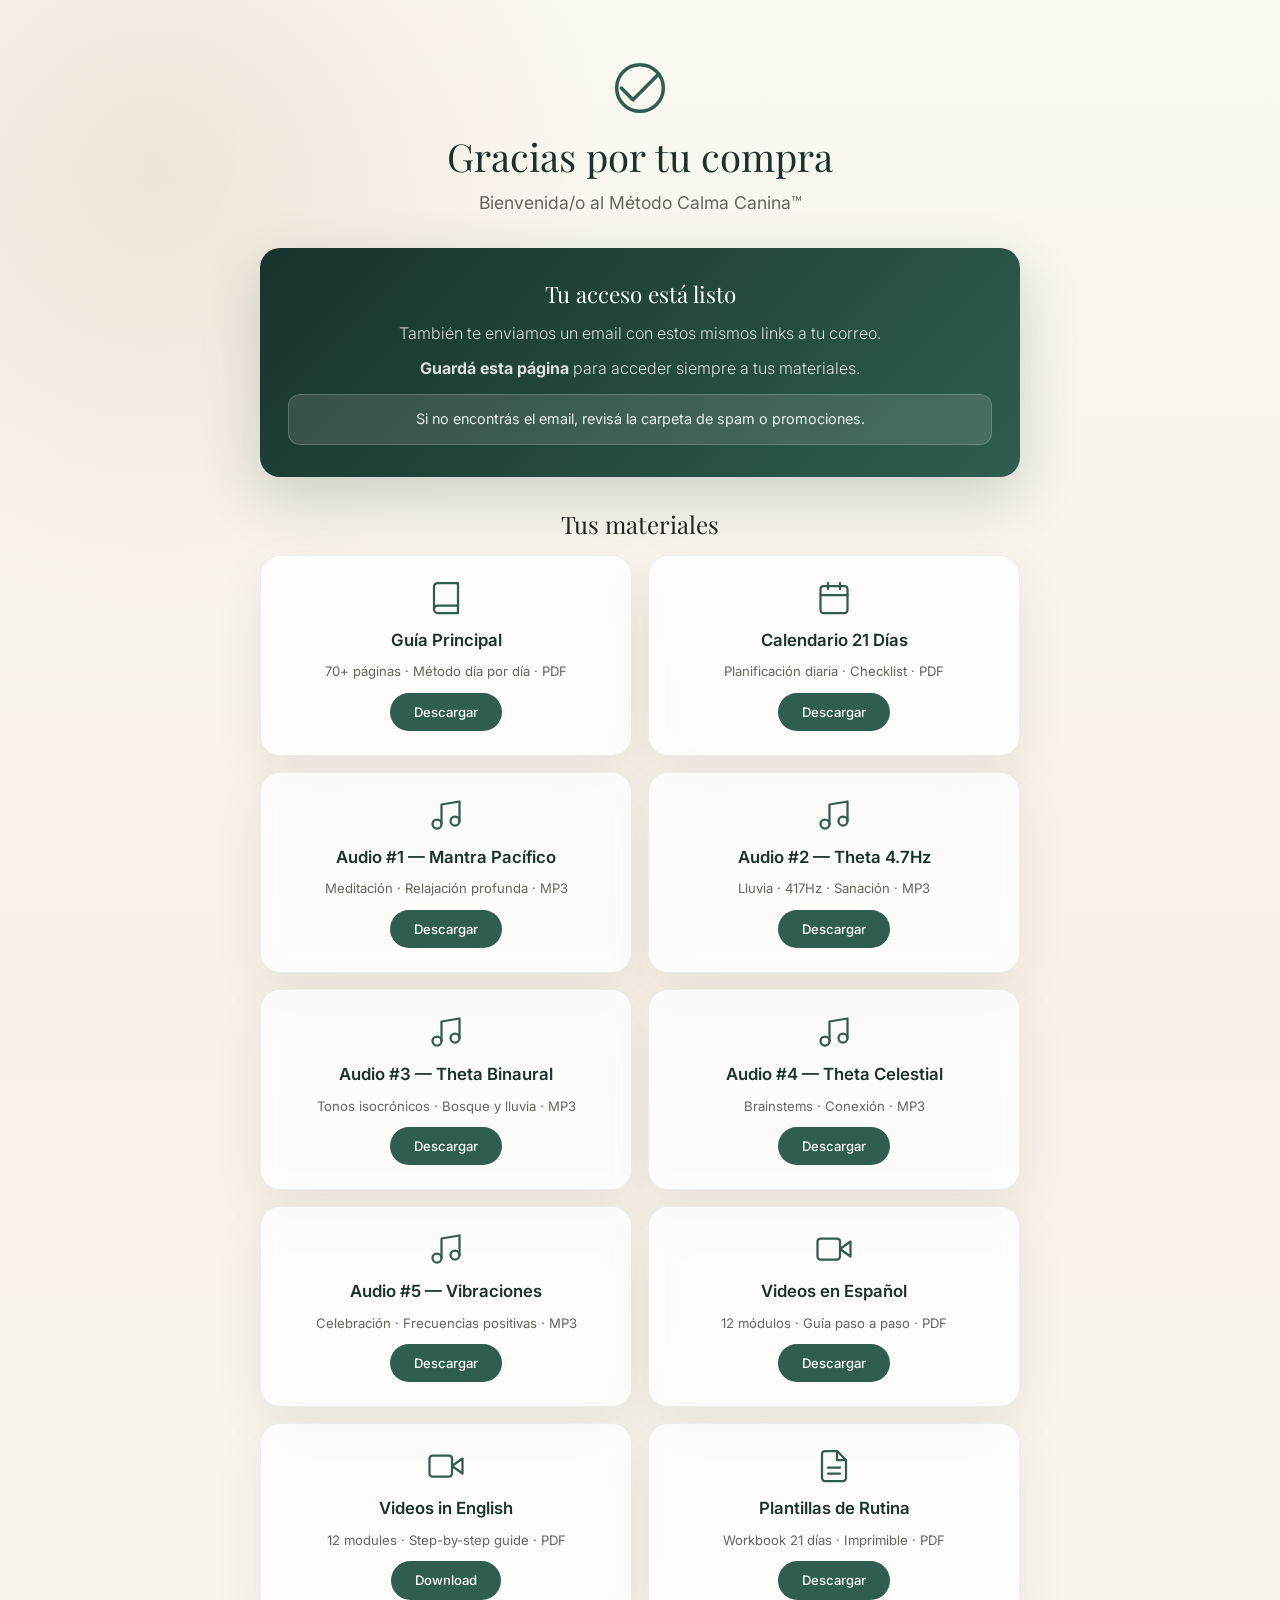
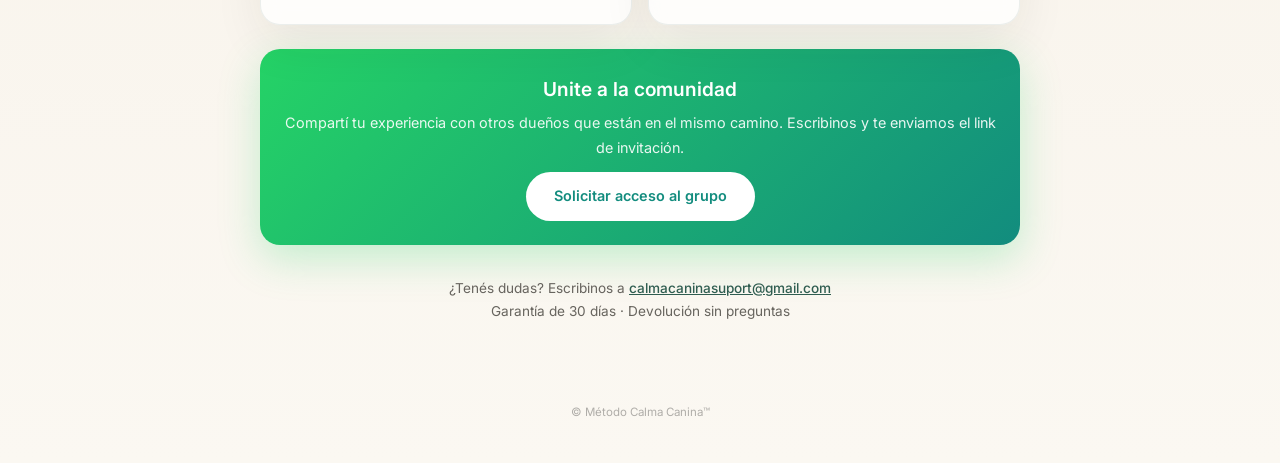
<file: acceso-28bffa1387fd.html>
<!DOCTYPE html>
<html lang="es">

<head>
    <meta charset="UTF-8" />
    <meta name="viewport" content="width=device-width, initial-scale=1.0" />
    <title>Gracias por tu compra | Calma Canina™</title>
    <meta name="robots" content="noindex, nofollow" />
    <meta name="theme-color" content="#1B4332" />
    <link rel="preconnect" href="https://fonts.googleapis.com" />
    <link rel="preconnect" href="https://fonts.gstatic.com" crossorigin />
    <link href="https://fonts.googleapis.com/css2?family=Inter:wght@300;400;500;600;700&family=Playfair+Display:wght@400;500;600;700&display=swap" rel="stylesheet" />
    <!-- ═══ GOOGLE ANALYTICS 4 — evento de compra confirmada ═══ -->
    <script async src="https://www.googletagmanager.com/gtag/js?id=G-NCXWPEZ16X"></script>
    <script>
      window.dataLayer = window.dataLayer || [];
      function gtag(){dataLayer.push(arguments);}
      gtag('js', new Date());
      gtag('config', 'G-NCXWPEZ16X');
      gtag('event', 'purchase', { currency: 'ARS' });
    </script>
    <style>
        :root {
            --primary: #2F5D50;
            --primary-dark: #18332B;
            --secondary: #B8956F;
            --accent: #A66A4B;
            --bg: #FBF8F2;
            --text: #20231F;
            --text-secondary: #67645E;
            --white: #FFFFFF;
            --radius: 20px;
            --radius-sm: 12px;
            --shadow-card: 0 18px 50px rgba(42, 38, 31, .075);
        }

        * {
            box-sizing: border-box;
            margin: 0;
            padding: 0;
        }

        body {
            font-family: 'Inter', system-ui, sans-serif;
            background: radial-gradient(circle at 12% 8%, rgba(184, 149, 111, .18), transparent 28rem),
                linear-gradient(180deg, #fbf8f2 0%, #f7f1e8 48%, #fbf8f2 100%);
            color: var(--text);
            line-height: 1.7;
            -webkit-font-smoothing: antialiased;
            min-height: 100vh;
            display: flex;
            flex-direction: column;
            align-items: center;
        }

        h1,
        h2 {
            font-family: 'Playfair Display', Georgia, serif;
            font-weight: 400;
            line-height: 1.25;
        }

        .container {
            width: min(760px, calc(100% - 48px));
            margin: 0 auto;
        }

        .text-center {
            text-align: center;
        }

        .section {
            padding: 60px 0;
        }

        /* Header */
        .thanks-header {
            text-align: center;
            padding: 60px 0 30px;
        }

        .thanks-icon { display: block; margin: 0 auto 16px; color: var(--primary); }

        .thanks-header h1 {
            font-size: clamp(1.8rem, 4vw, 2.4rem);
            color: var(--primary-dark);
            margin-bottom: 8px;
        }

        .thanks-header p {
            color: var(--text-secondary);
            font-size: 1.1rem;
        }

        /* Access card */
        .access-card {
            background: linear-gradient(135deg, var(--primary-dark), var(--primary));
            color: var(--white);
            border-radius: var(--radius);
            padding: 32px 28px;
            text-align: center;
            margin-bottom: 32px;
            box-shadow: 0 20px 60px rgba(27, 67, 50, .2);
        }

        .access-card h2 {
            color: var(--white);
            font-size: 1.4rem;
            margin-bottom: 12px;
        }

        .access-card p {
            color: rgba(255, 255, 255, .85);
            margin-bottom: 8px;
            font-weight: 300;
        }

        .access-email {
            background: rgba(255, 255, 255, .12);
            border: 1px solid rgba(255, 255, 255, .18);
            border-radius: 12px;
            padding: 12px;
            margin-top: 12px;
            font-size: .9rem;
            color: rgba(255, 255, 255, .9);
        }

        /* Download cards */
        .download-grid {
            display: grid;
            grid-template-columns: 1fr 1fr;
            gap: 16px;
            margin-bottom: 24px;
        }

        .download-card {
            background: rgba(255, 255, 255, .78);
            backdrop-filter: blur(10px);
            border-radius: var(--radius);
            padding: 24px 20px;
            box-shadow: var(--shadow-card);
            border: 1px solid rgba(47, 93, 80, .09);
            text-align: center;
            transition: all .3s;
            text-decoration: none;
            color: inherit;
            display: block;
        }

        .download-card:hover {
            transform: translateY(-4px);
            box-shadow: 0 24px 70px rgba(42, 38, 31, .12);
        }

        .download-icon { display: block; margin: 0 auto 10px; color: var(--primary); }

        .download-card h3 {
            font-size: 1.05rem;
            color: var(--primary-dark);
            font-weight: 600;
            margin-bottom: 6px;
        }

        .download-card p {
            font-size: .82rem;
            color: var(--text-secondary);
            margin: 0;
        }

        .download-btn {
            display: inline-block;
            margin-top: 10px;
            padding: 8px 24px;
            background: var(--primary);
            color: var(--white);
            border-radius: 50px;
            font-size: .82rem;
            font-weight: 500;
            text-decoration: none;
            transition: all .2s;
        }

        .download-btn:hover {
            background: var(--primary-dark);
            transform: scale(1.03);
        }

        /* WhatsApp */
        .whatsapp-card {
            background: linear-gradient(135deg, #25D366, #128C7E);
            color: var(--white);
            border-radius: var(--radius);
            padding: 24px 20px;
            text-align: center;
            margin-bottom: 32px;
            box-shadow: 0 14px 40px rgba(37, 211, 102, .25);
        }

        .whatsapp-card h3 {
            color: var(--white);
            font-size: 1.2rem;
            font-weight: 600;
            margin-bottom: 6px;
        }

        .whatsapp-card p {
            color: rgba(255, 255, 255, .9);
            font-size: .9rem;
            margin-bottom: 12px;
        }

        .whatsapp-btn {
            display: inline-block;
            padding: 12px 28px;
            background: var(--white);
            color: #128C7E;
            border-radius: 50px;
            font-weight: 600;
            font-size: .9rem;
            text-decoration: none;
            transition: all .2s;
        }

        .whatsapp-btn:hover {
            transform: scale(1.04);
            box-shadow: 0 8px 24px rgba(0, 0, 0, .15);
        }

        .support-note {
            text-align: center;
            color: var(--text-secondary);
            font-size: .85rem;
            margin-bottom: 40px;
        }

        .support-note a {
            color: var(--primary);
            font-weight: 500;
        }

        .footer-note {
            text-align: center;
            color: rgba(0, 0, 0, .3);
            font-size: .72rem;
            padding: 40px 0;
        }

        @media(max-width:640px) {
            .download-grid {
                grid-template-columns: 1fr;
            }

            .section {
                padding: 40px 0;
            }
        }
    </style>
    <!-- Página de acceso a materiales para compradores -->
    <!-- ═══ MODO DEMO ═══ -->
    <style>
      #demo-badge-gracias {
        position: fixed; top: 8px; right: 8px; z-index: 9999;
        background: #e74c3c; color: white; padding: 6px 14px;
        border-radius: 50px; font-size: .75rem; font-weight: 700;
        font-family: 'Inter', sans-serif;
        box-shadow: 0 4px 16px rgba(231,76,60,.5);
        cursor: pointer; display: flex; align-items: center; gap: 6px;
      }
    </style>
</head>

<body>
    <div class="container">
        <div class="thanks-header">
            <svg class="thanks-icon" width="56" height="56" viewBox="0 0 24 24" fill="none" stroke="currentColor" stroke-width="1.5" stroke-linecap="round" stroke-linejoin="round"><polyline points="20 6 9 17 4 12"/><circle cx="12" cy="12" r="10"/></svg>
            <h1>Gracias por tu compra</h1>
            <p>Bienvenida/o al Método Calma Canina™</p>
        </div>

        <!-- Access info -->
        <div class="access-card">
            <h2>Tu acceso está listo</h2>
            <p>También te enviamos un email con estos mismos links a tu correo.</p>
            <p><strong>Guardá esta página</strong> para acceder siempre a tus materiales.</p>
            <div class="access-email">
            Si no encontrás el email, revisá la carpeta de spam o promociones.
            </div>
        </div>

        <!-- Downloads -->
        <h2 style="text-align:center;margin-bottom:16px;">Tus materiales</h2>
        <div class="download-grid">
            <a class="download-card" href="Guia_Principal_CalmaCanina.pdf" download>
                <svg class="download-icon" width="36" height="36" viewBox="0 0 24 24" fill="none" stroke="currentColor" stroke-width="1.5" stroke-linecap="round" stroke-linejoin="round"><path d="M4 19.5A2.5 2.5 0 0 1 6.5 17H20"/><path d="M6.5 2H20v20H6.5A2.5 2.5 0 0 1 4 19.5v-15A2.5 2.5 0 0 1 6.5 2z"/></svg>
                <h3>Guía Principal</h3>
                <p>70+ páginas · Método día por día · PDF</p>
                <span class="download-btn">Descargar</span>
            </a>
            <a class="download-card" href="Calendario_21_Dias_CalmaCanina.pdf" download>
                <svg class="download-icon" width="36" height="36" viewBox="0 0 24 24" fill="none" stroke="currentColor" stroke-width="1.5" stroke-linecap="round" stroke-linejoin="round"><rect x="3" y="4" width="18" height="18" rx="2" ry="2"/><line x1="16" y1="2" x2="16" y2="6"/><line x1="8" y1="2" x2="8" y2="6"/><line x1="3" y1="10" x2="21" y2="10"/></svg>
                <h3>Calendario 21 Días</h3>
                <p>Planificación diaria · Checklist · PDF</p>
                <span class="download-btn">Descargar</span>
            </a>
            <a class="download-card" href="Music/nourishedbymusic-peaceful-mantra-240925.mp3" download>
                <svg class="download-icon" width="36" height="36" viewBox="0 0 24 24" fill="none" stroke="currentColor" stroke-width="1.5" stroke-linecap="round" stroke-linejoin="round"><path d="M9 18V5l12-2v13"/><circle cx="6" cy="18" r="3"/><circle cx="18" cy="16" r="3"/></svg>
                <h3>Audio #1 — Mantra Pacífico</h3>
                <p>Meditación · Relajación profunda · MP3</p>
                <span class="download-btn">Descargar</span>
            </a>
            <a class="download-card" href="Music/ribhavagrawal-pure-theta-4-7hz-rain-and-417hz-music-351390.mp3"
                download>
                <svg class="download-icon" width="36" height="36" viewBox="0 0 24 24" fill="none" stroke="currentColor" stroke-width="1.5" stroke-linecap="round" stroke-linejoin="round"><path d="M9 18V5l12-2v13"/><circle cx="6" cy="18" r="3"/><circle cx="18" cy="16" r="3"/></svg>
                <h3>Audio #2 — Theta 4.7Hz</h3>
                <p>Lluvia · 417Hz · Sanación · MP3</p>
                <span class="download-btn">Descargar</span>
            </a>
            <a class="download-card" href="Music/purebinaural-purebinaural-45-hz-theta-isochronic-tones-with-fores-rain-496538.mp3" download>
                <svg class="download-icon" width="36" height="36" viewBox="0 0 24 24" fill="none" stroke="currentColor" stroke-width="1.5" stroke-linecap="round" stroke-linejoin="round"><path d="M9 18V5l12-2v13"/><circle cx="6" cy="18" r="3"/><circle cx="18" cy="16" r="3"/></svg>
                <h3>Audio #3 — Theta Binaural</h3>
                <p>Tonos isocrónicos · Bosque y lluvia · MP3</p>
                <span class="download-btn">Descargar</span>
            </a>
            <a class="download-card" href="Music/tim_kulig_free_music-celestial-theta-brainstems-232571.mp3" download>
                <svg class="download-icon" width="36" height="36" viewBox="0 0 24 24" fill="none" stroke="currentColor" stroke-width="1.5" stroke-linecap="round" stroke-linejoin="round"><path d="M9 18V5l12-2v13"/><circle cx="6" cy="18" r="3"/><circle cx="18" cy="16" r="3"/></svg>
                <h3>Audio #4 — Theta Celestial</h3>
                <p>Brainstems · Conexión · MP3</p>
                <span class="download-btn">Descargar</span>
            </a>
            <a class="download-card" href="Music/mindfulliving-celebration-vibrations-350640.mp3" download>
                <svg class="download-icon" width="36" height="36" viewBox="0 0 24 24" fill="none" stroke="currentColor" stroke-width="1.5" stroke-linecap="round" stroke-linejoin="round"><path d="M9 18V5l12-2v13"/><circle cx="6" cy="18" r="3"/><circle cx="18" cy="16" r="3"/></svg>
                <h3>Audio #5 — Vibraciones</h3>
                <p>Celebración · Frecuencias positivas · MP3</p>
                <span class="download-btn">Descargar</span>
            </a>
            <a class="download-card" href="Videos_CalmaCanina_Espanol.pdf" download>
                <svg class="download-icon" width="36" height="36" viewBox="0 0 24 24" fill="none" stroke="currentColor" stroke-width="1.5" stroke-linecap="round" stroke-linejoin="round"><polygon points="23 7 16 12 23 17 23 7"/><rect x="1" y="5" width="15" height="14" rx="2" ry="2"/></svg>
                <h3>Videos en Español</h3>
                <p>12 módulos · Guía paso a paso · PDF</p>
                <span class="download-btn">Descargar</span>
            </a>
            <a class="download-card" href="Videos_CalmaCanina_English.pdf" download>
                <svg class="download-icon" width="36" height="36" viewBox="0 0 24 24" fill="none" stroke="currentColor" stroke-width="1.5" stroke-linecap="round" stroke-linejoin="round"><polygon points="23 7 16 12 23 17 23 7"/><rect x="1" y="5" width="15" height="14" rx="2" ry="2"/></svg>
                <h3>Videos in English</h3>
                <p>12 modules · Step-by-step guide · PDF</p>
                <span class="download-btn">Download</span>
            </a>
            <a class="download-card" href="Plantillas_Rutina_Diaria_CalmaCanina.pdf" download>
                <svg class="download-icon" width="36" height="36" viewBox="0 0 24 24" fill="none" stroke="currentColor" stroke-width="1.5" stroke-linecap="round" stroke-linejoin="round"><path d="M14 2H6a2 2 0 0 0-2 2v16a2 2 0 0 0 2 2h12a2 2 0 0 0 2-2V8z"/><polyline points="14 2 14 8 20 8"/><line x1="16" y1="13" x2="8" y2="13"/><line x1="16" y1="17" x2="8" y2="17"/></svg>
                <h3>Plantillas de Rutina</h3>
                <p>Workbook 21 días · Imprimible · PDF</p>
                <span class="download-btn">Descargar</span>
            </a>
        </div>

        <!-- WhatsApp community -->
        <div class="whatsapp-card">
            <h3>Unite a la comunidad</h3>
            <p>Compartí tu experiencia con otros dueños que están en el mismo camino. Escribinos y te enviamos el link de invitación.</p>
            <a class="whatsapp-btn" href="mailto:calmacaninasuport@gmail.com?subject=Solicitud%20de%20acceso%20a%20la%20comunidad%20CalmaCanina">Solicitar acceso al grupo</a>
        </div>

        <p class="support-note">
            ¿Tenés dudas? Escribinos a <a href="mailto:calmacaninasuport@gmail.com">calmacaninasuport@gmail.com</a><br />
            Garantía de 30 días · Devolución sin preguntas
        </p>

        <p class="footer-note">© Método Calma Canina™</p>
    </div>

    <!-- ═══ MODO DEMO JS ═══ -->
    <script>
      (function() {
        const isDemo = new URLSearchParams(window.location.search).get("demo") === "1" || 
                       new URLSearchParams(window.location.search).get("demo") === "true";
        if (!isDemo) return;

        const badge = document.createElement("div");
        badge.id = "demo-badge-gracias";
        badge.innerHTML = '🧪 MODO DEMO <span style="opacity:.7;font-weight:400;font-size:.7rem;">volver a la landing</span>';
        badge.addEventListener("click", () => {
          window.location.href = "index.html";
        });
        document.body.appendChild(badge);

        // Agregar banner interno de advertencia
        const container = document.querySelector(".container");
        if (container) {
          const warning = document.createElement("div");
          warning.style.cssText = `
            background: #fff3cd; border: 1px solid #ffc107; color: #856404;
            border-radius: 12px; padding: 14px 18px; margin-top: 16px;
            font-size: .85rem; text-align: center; font-family: 'Inter', sans-serif;
          `;
          warning.innerHTML = '🧪 <strong>Esto es una simulación de prueba.</strong> No se realizó ningún pago real. Los materiales mostrados son los que recibirías tras una compra real.';
          container.insertBefore(warning, container.firstChild);
        }

        console.log("🧪 Modo Demo activado en página de gracias.");
      })();
    </script>
</body>

</html>
</file>
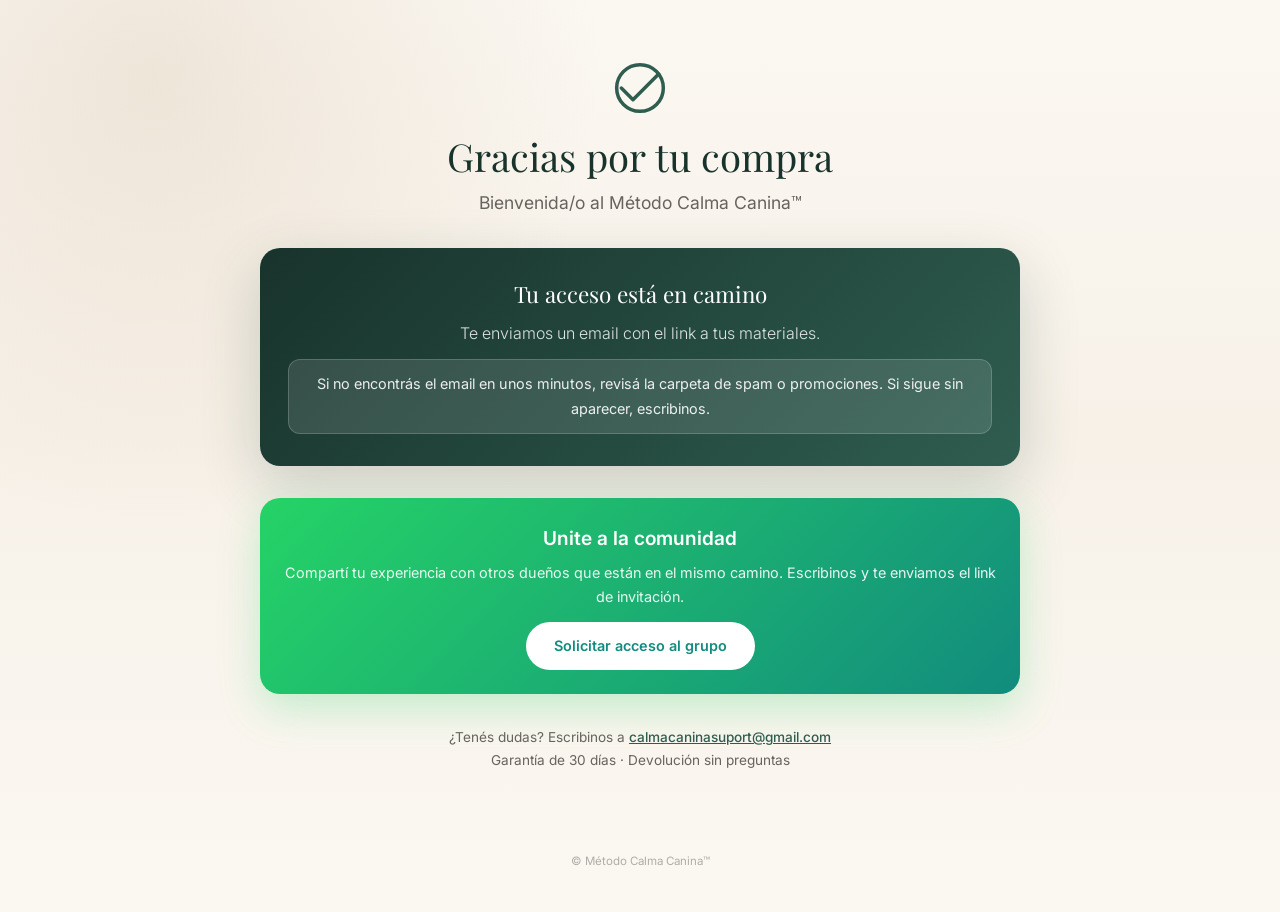
<file: gracias.html>
<!DOCTYPE html>
<html lang="es">

<head>
    <meta charset="UTF-8" />
    <meta name="viewport" content="width=device-width, initial-scale=1.0" />
    <title>Gracias por tu compra | Calma Canina™</title>
    <meta name="robots" content="noindex, nofollow" />
    <meta name="theme-color" content="#1B4332" />
    <link rel="preconnect" href="https://fonts.googleapis.com" />
    <link rel="preconnect" href="https://fonts.gstatic.com" crossorigin />
    <link href="https://fonts.googleapis.com/css2?family=Inter:wght@300;400;500;600;700&family=Playfair+Display:wght@400;500;600;700&display=swap" rel="stylesheet" />
    <style>
        :root {
            --primary: #2F5D50;
            --primary-dark: #18332B;
            --secondary: #B8956F;
            --accent: #A66A4B;
            --bg: #FBF8F2;
            --text: #20231F;
            --text-secondary: #67645E;
            --white: #FFFFFF;
            --radius: 20px;
            --radius-sm: 12px;
            --shadow-card: 0 18px 50px rgba(42, 38, 31, .075);
        }

        * {
            box-sizing: border-box;
            margin: 0;
            padding: 0;
        }

        body {
            font-family: 'Inter', system-ui, sans-serif;
            background: radial-gradient(circle at 12% 8%, rgba(184, 149, 111, .18), transparent 28rem),
                linear-gradient(180deg, #fbf8f2 0%, #f7f1e8 48%, #fbf8f2 100%);
            color: var(--text);
            line-height: 1.7;
            -webkit-font-smoothing: antialiased;
            min-height: 100vh;
            display: flex;
            flex-direction: column;
            align-items: center;
        }

        h1,
        h2 {
            font-family: 'Playfair Display', Georgia, serif;
            font-weight: 400;
            line-height: 1.25;
        }

        .container {
            width: min(760px, calc(100% - 48px));
            margin: 0 auto;
        }

        .text-center {
            text-align: center;
        }

        .section {
            padding: 60px 0;
        }

        /* Header */
        .thanks-header {
            text-align: center;
            padding: 60px 0 30px;
        }

        .thanks-icon { display: block; margin: 0 auto 16px; color: var(--primary); }

        .thanks-header h1 {
            font-size: clamp(1.8rem, 4vw, 2.4rem);
            color: var(--primary-dark);
            margin-bottom: 8px;
        }

        .thanks-header p {
            color: var(--text-secondary);
            font-size: 1.1rem;
        }

        /* Access card */
        .access-card {
            background: linear-gradient(135deg, var(--primary-dark), var(--primary));
            color: var(--white);
            border-radius: var(--radius);
            padding: 32px 28px;
            text-align: center;
            margin-bottom: 32px;
            box-shadow: 0 20px 60px rgba(27, 67, 50, .2);
        }

        .access-card h2 {
            color: var(--white);
            font-size: 1.4rem;
            margin-bottom: 12px;
        }

        .access-card p {
            color: rgba(255, 255, 255, .85);
            margin-bottom: 8px;
            font-weight: 300;
        }

        .access-email {
            background: rgba(255, 255, 255, .12);
            border: 1px solid rgba(255, 255, 255, .18);
            border-radius: 12px;
            padding: 12px;
            margin-top: 12px;
            font-size: .9rem;
            color: rgba(255, 255, 255, .9);
        }

        /* Download cards */
        .download-grid {
            display: grid;
            grid-template-columns: 1fr 1fr;
            gap: 16px;
            margin-bottom: 24px;
        }

        .download-card {
            background: rgba(255, 255, 255, .78);
            backdrop-filter: blur(10px);
            border-radius: var(--radius);
            padding: 24px 20px;
            box-shadow: var(--shadow-card);
            border: 1px solid rgba(47, 93, 80, .09);
            text-align: center;
            transition: all .3s;
            text-decoration: none;
            color: inherit;
            display: block;
        }

        .download-card:hover {
            transform: translateY(-4px);
            box-shadow: 0 24px 70px rgba(42, 38, 31, .12);
        }

        .download-icon { display: block; margin: 0 auto 10px; color: var(--primary); }

        .download-card h3 {
            font-size: 1.05rem;
            color: var(--primary-dark);
            font-weight: 600;
            margin-bottom: 6px;
        }

        .download-card p {
            font-size: .82rem;
            color: var(--text-secondary);
            margin: 0;
        }

        .download-btn {
            display: inline-block;
            margin-top: 10px;
            padding: 8px 24px;
            background: var(--primary);
            color: var(--white);
            border-radius: 50px;
            font-size: .82rem;
            font-weight: 500;
            text-decoration: none;
            transition: all .2s;
        }

        .download-btn:hover {
            background: var(--primary-dark);
            transform: scale(1.03);
        }

        /* WhatsApp */
        .whatsapp-card {
            background: linear-gradient(135deg, #25D366, #128C7E);
            color: var(--white);
            border-radius: var(--radius);
            padding: 24px 20px;
            text-align: center;
            margin-bottom: 32px;
            box-shadow: 0 14px 40px rgba(37, 211, 102, .25);
        }

        .whatsapp-card h3 {
            color: var(--white);
            font-size: 1.2rem;
            font-weight: 600;
            margin-bottom: 6px;
        }

        .whatsapp-card p {
            color: rgba(255, 255, 255, .9);
            font-size: .9rem;
            margin-bottom: 12px;
        }

        .whatsapp-btn {
            display: inline-block;
            padding: 12px 28px;
            background: var(--white);
            color: #128C7E;
            border-radius: 50px;
            font-weight: 600;
            font-size: .9rem;
            text-decoration: none;
            transition: all .2s;
        }

        .whatsapp-btn:hover {
            transform: scale(1.04);
            box-shadow: 0 8px 24px rgba(0, 0, 0, .15);
        }

        .support-note {
            text-align: center;
            color: var(--text-secondary);
            font-size: .85rem;
            margin-bottom: 40px;
        }

        .support-note a {
            color: var(--primary);
            font-weight: 500;
        }

        .footer-note {
            text-align: center;
            color: rgba(0, 0, 0, .3);
            font-size: .72rem;
            padding: 40px 0;
        }

        @media(max-width:640px) {
            .download-grid {
                grid-template-columns: 1fr;
            }

            .section {
                padding: 40px 0;
            }
        }
    </style>
    <!-- Página de acceso a materiales para compradores -->
    <!-- ═══ MODO DEMO ═══ -->
    <style>
      #demo-badge-gracias {
        position: fixed; top: 8px; right: 8px; z-index: 9999;
        background: #e74c3c; color: white; padding: 6px 14px;
        border-radius: 50px; font-size: .75rem; font-weight: 700;
        font-family: 'Inter', sans-serif;
        box-shadow: 0 4px 16px rgba(231,76,60,.5);
        cursor: pointer; display: flex; align-items: center; gap: 6px;
      }
    </style>
</head>

<body>
    <div class="container">
        <div class="thanks-header">
            <svg class="thanks-icon" width="56" height="56" viewBox="0 0 24 24" fill="none" stroke="currentColor" stroke-width="1.5" stroke-linecap="round" stroke-linejoin="round"><polyline points="20 6 9 17 4 12"/><circle cx="12" cy="12" r="10"/></svg>
            <h1>Gracias por tu compra</h1>
            <p>Bienvenida/o al Método Calma Canina™</p>
        </div>

        <!-- Access info -->
        <div class="access-card">
            <h2>Tu acceso está en camino</h2>
            <p>Te enviamos un email con el link a tus materiales.</p>
            <div class="access-email">
            Si no encontrás el email en unos minutos, revisá la carpeta de spam o promociones. Si sigue sin aparecer, escribinos.
            </div>
        </div>

        <!-- WhatsApp community -->
        <div class="whatsapp-card">
            <h3>Unite a la comunidad</h3>
            <p>Compartí tu experiencia con otros dueños que están en el mismo camino. Escribinos y te enviamos el link de invitación.</p>
            <a class="whatsapp-btn" href="mailto:calmacaninasuport@gmail.com?subject=Solicitud%20de%20acceso%20a%20la%20comunidad%20CalmaCanina">Solicitar acceso al grupo</a>
        </div>

        <p class="support-note">
            ¿Tenés dudas? Escribinos a <a href="mailto:calmacaninasuport@gmail.com">calmacaninasuport@gmail.com</a><br />
            Garantía de 30 días · Devolución sin preguntas
        </p>

        <p class="footer-note">© Método Calma Canina™</p>
    </div>

    <!-- ═══ MODO DEMO JS ═══ -->
    <script>
      (function() {
        const isDemo = new URLSearchParams(window.location.search).get("demo") === "1" || 
                       new URLSearchParams(window.location.search).get("demo") === "true";
        if (!isDemo) return;

        const badge = document.createElement("div");
        badge.id = "demo-badge-gracias";
        badge.innerHTML = '🧪 MODO DEMO <span style="opacity:.7;font-weight:400;font-size:.7rem;">volver a la landing</span>';
        badge.addEventListener("click", () => {
          window.location.href = "index.html";
        });
        document.body.appendChild(badge);

        // Agregar banner interno de advertencia
        const container = document.querySelector(".container");
        if (container) {
          const warning = document.createElement("div");
          warning.style.cssText = `
            background: #fff3cd; border: 1px solid #ffc107; color: #856404;
            border-radius: 12px; padding: 14px 18px; margin-top: 16px;
            font-size: .85rem; text-align: center; font-family: 'Inter', sans-serif;
          `;
          warning.innerHTML = '🧪 <strong>Esto es una simulación de prueba.</strong> No se realizó ningún pago real. Los materiales mostrados son los que recibirías tras una compra real.';
          container.insertBefore(warning, container.firstChild);
        }

        console.log("🧪 Modo Demo activado en página de gracias.");
      })();
    </script>
</body>

</html>
</file>
<file: styles.css>
:root {
    --primary: #2F5D50;
    --primary-dark: #18332B;
    --primary-light: #7FAF9A;
    --secondary: #B8956F;
    --accent: #A66A4B;
    --accent-hover: #8F573D;
    --bg: #FBF8F2;
    --bg-alt: #F3EEE5;
    --text: #20231F;
    --text-secondary: #67645E;
    --white: #FFFFFF;
    --shadow-card: 0 18px 50px rgba(42, 38, 31, .075);
    --shadow-card-hover: 0 24px 70px rgba(42, 38, 31, .12);
    --shadow-btn: 0 14px 32px rgba(166, 106, 75, .24);
    --radius: 20px;
    --radius-sm: 12px;
    --radius-xs: 8px;
    --max-width: 1140px;
    --font-serif: 'Playfair Display', Georgia, 'Times New Roman', serif;
    --font-sans: 'Inter', -apple-system, BlinkMacSystemFont, 'Segoe UI', Roboto, Oxygen, Ubuntu, Cantarell, sans-serif;
}

*,
*::before,
*::after { box-sizing: border-box; margin: 0; padding: 0 }

html { scroll-behavior: smooth; scroll-padding-top: 80px }

body {
    font-family: var(--font-sans);
    color: var(--text);
    line-height: 1.65;
    font-size: 1rem;
    -webkit-font-smoothing: antialiased;
    -moz-osx-font-smoothing: grayscale;
    text-rendering: optimizeLegibility;
    background: radial-gradient(circle at 12% 8%, rgba(184, 149, 111, .18), transparent 28rem),
        linear-gradient(180deg, #fbf8f2 0%, #f7f1e8 48%, #fbf8f2 100%);
}

img, svg { max-width: 100%; display: block }
a { color: inherit; text-decoration: none }

.container { width: min(var(--max-width), calc(100% - 48px)); margin: 0 auto }
.narrow { width: min(760px, calc(100% - 48px)) }
.text-center { text-align: center }
.text-white { color: var(--white) }
.section { padding: 80px 0 }
.bg-light, .bg-alt { background: transparent }

.tm-mark {
    font-size: .55rem;
    vertical-align: super;
    line-height: 1;
    font-weight: 400;
    opacity: .7;
    margin-left: 1px;
}

.bg-dark {
    background: linear-gradient(135deg, #173128 0%, #264E43 58%, #18332B 100%);
    color: var(--white);
    position: relative;
    overflow: hidden;
}

.bg-dark::before {
    content: '';
    position: absolute;
    inset: 0;
    background: radial-gradient(ellipse at 30% 20%, rgba(82, 183, 136, 0.15) 0%, transparent 60%),
        radial-gradient(ellipse at 70% 80%, rgba(212, 165, 116, 0.1) 0%, transparent 60%);
    pointer-events: none;
}

.section-label {
    color: var(--accent);
    text-transform: uppercase;
    font-weight: 700;
    letter-spacing: .22em;
    font-size: .75rem;
    margin-bottom: 10px;
}

h1, h2, h3 { font-family: var(--font-serif); font-weight: 400; line-height: 1.2 }

h1 {
    font-size: clamp(2rem, 4.5vw, 3.2rem);
    letter-spacing: -.03em;
    font-weight: 500;
    line-height: 1.1;
    color: var(--primary-dark)
}

h2 {
    font-size: clamp(1.5rem, 3vw, 2rem);
    margin-bottom: 18px;
    letter-spacing: -.02em;
    font-weight: 400;
    line-height: 1.2
}

h3 { font-size: clamp(1rem, 1.8vw, 1.15rem); margin-bottom: 8px; font-weight: 400; letter-spacing: -.01em }

p {
    margin-bottom: 14px;
    color: var(--text-secondary);
    font-weight: 400;
    font-size: 1rem;
    line-height: 1.7
}

/* ═══ SKIP LINK ═══ */
.skip-link {
    position: absolute;
    top: -1000px;
    left: 8px;
    background: var(--primary-dark);
    color: var(--white);
    padding: 12px 20px;
    border-radius: 0 0 var(--radius-xs) var(--radius-xs);
    z-index: 10000;
    font-size: .88rem;
    font-weight: 600;
    transition: top .2s;
}
.skip-link:focus {
    top: 0;
}

/* ═══ SCROLL TO TOP ═══ */
.scroll-top {
    position: fixed;
    bottom: 80px;
    right: 20px;
    width: 48px;
    height: 48px;
    border-radius: 50%;
    background: linear-gradient(135deg, var(--primary-dark), var(--primary));
    color: var(--white);
    border: none;
    cursor: pointer;
    display: flex;
    align-items: center;
    justify-content: center;
    box-shadow: 0 8px 24px rgba(47, 93, 80, .3);
    opacity: 0;
    transform: translateY(20px);
    transition: all .3s cubic-bezier(.4, 0, .2, 1);
    z-index: 999;
    pointer-events: none;
}
.scroll-top.visible {
    opacity: 1;
    transform: translateY(0);
    pointer-events: all;
}
.scroll-top:hover {
    transform: translateY(-4px);
    box-shadow: 0 12px 36px rgba(47, 93, 80, .4);
}
.scroll-top svg {
    width: 22px;
    height: 22px;
}

/* ═══ HEADER ═══ */
.site-header {
    position: fixed; top: 0; left: 0; width: 100%; z-index: 1000;
    padding: 14px 0; transition: all .4s cubic-bezier(.4, 0, .2, 1);
}

.site-header::before {
    content: ''; position: absolute; inset: 0;
    background: rgba(251, 248, 242, .82);
    backdrop-filter: blur(18px); -webkit-backdrop-filter: blur(18px);
    border-bottom: 1px solid rgba(47, 93, 80, .08);
    transition: all .4s ease; z-index: -1;
}

.site-header.scrolled { padding: 10px 0 }
.site-header.scrolled::before { background: rgba(251, 248, 242, .92); box-shadow: 0 12px 36px rgba(42, 38, 31, .08); }

.nav { display: flex; align-items: center; justify-content: space-between; position: relative; z-index: 1; }

.logo {
    display: flex; align-items: center; gap: 6px;
    color: var(--primary-dark);
    font-family: var(--font-serif);
    font-size: 1.25rem; font-weight: 500; position: relative; text-decoration: none;
}

.logo-img { height: 36px; width: auto; display: block; position: relative; z-index: 1; }

.logo-text {
    position: relative; z-index: 1;
    font-size: 1.3rem; font-weight: 600; letter-spacing: -.02em;
    background: linear-gradient(135deg, var(--primary-dark) 0%, var(--primary) 100%);
    -webkit-background-clip: text; background-clip: text; color: transparent;
}

.logo-accent {
    color: transparent;
    background: linear-gradient(135deg, var(--secondary), #E8C987, #D4A574);
    -webkit-background-clip: text; background-clip: text; font-weight: 600;
}

.menu-toggle { display: none; flex-direction: column; gap: 5px; background: none; border: none; cursor: pointer; padding: 6px; z-index: 1001; color: var(--primary-dark); }
.hamburger-line { width: 24px; height: 2px; background: currentColor; border-radius: 999px; transition: transform .25s ease, opacity .25s ease; }
.menu-toggle.active .hamburger-line:nth-child(1) { transform: rotate(45deg) translate(5px, 5px) }
.menu-toggle.active .hamburger-line:nth-child(2) { opacity: 0 }
.menu-toggle.active .hamburger-line:nth-child(3) { transform: rotate(-45deg) translate(5px, -5px) }

.nav-links { display: flex; align-items: center; gap: 24px; }
.nav-links a { color: var(--primary-dark); font-size: .85rem; font-weight: 400; transition: all .2s; }
.nav-links a:hover { color: var(--accent) }

.nav-cta {
    background: var(--primary-dark); color: var(--white) !important;
    padding: 10px 24px; border-radius: 50px; font-weight: 500 !important;
    box-shadow: 0 10px 24px rgba(24, 51, 43, .16);
}

/* ═══ HERO ═══ */
.hero {
    min-height: 86vh; display: flex; align-items: center;
    background: linear-gradient(90deg, rgba(13, 27, 20, .4) 0%, rgba(13, 27, 20, .15) 45%, transparent 100%),
        radial-gradient(circle at 18% 45%, rgba(212, 165, 116, .22), transparent 30rem),
        radial-gradient(circle at 82% 28%, rgba(127, 175, 154, .16), transparent 34rem),
        linear-gradient(135deg, #173128 0%, #264E43 58%, #18332B 100%);
    color: var(--white); padding: 126px 0 76px; position: relative; overflow: hidden; isolation: isolate;
}

.hero::after {
    content: ''; position: absolute; inset: 0; z-index: 0;
    backdrop-filter: blur(2.5px) saturate(1.03); -webkit-backdrop-filter: blur(2.5px) saturate(1.03);
    background: linear-gradient(180deg, rgba(13, 27, 20, .18) 0%, rgba(13, 27, 20, .02) 45%, rgba(13, 27, 20, .28) 100%),
        radial-gradient(circle at 70% 12%, rgba(255, 255, 255, .14), transparent 22rem);
    pointer-events: none;
}

.hero::before {
    content: ''; position: absolute;
    inset: 96px 4% 48px; z-index: 0;
    border: 1px solid rgba(255, 255, 255, .18); border-radius: 36px;
    background: linear-gradient(135deg, rgba(255, 255, 255, .08), rgba(255, 255, 255, .015));
    box-shadow: inset 0 1px 0 rgba(255, 255, 255, .16), 0 40px 110px rgba(0, 0, 0, .24);
    pointer-events: none;
}

.hero-grid { display: grid; grid-template-columns: 1fr 1fr; gap: 42px; align-items: center; position: relative; z-index: 1; }
.hero-content { display: flex; flex-direction: column; gap: 14px }
.hero-content h1 { color: var(--white); margin-bottom: 8px; font-weight: 400; letter-spacing: -.03em; line-height: 1.08; }

.hero-badge {
    display: inline-flex; width: fit-content;
    padding: 8px 18px; border-radius: 50px;
    background: rgba(255, 255, 255, .14);
    backdrop-filter: blur(8px); -webkit-backdrop-filter: blur(8px);
    border: 1px solid rgba(255, 255, 255, .26);
    color: #FFE4BD; font-weight: 500; font-size: .75rem;
    letter-spacing: .04em; text-transform: uppercase;
    box-shadow: 0 10px 30px rgba(0, 0, 0, .16);
}

.hero-subtitle { color: rgba(255, 255, 255, .78); font-size: clamp(.95rem, 1.4vw, 1.05rem); max-width: 540px; font-weight: 400; line-height: 1.7 }

.hero-trust-strip {
    display: flex; flex-wrap: wrap; gap: 12px; margin-top: 8px;
    padding: 14px 16px;
    background: rgba(255, 255, 255, .08);
    border-radius: 14px;
    border: 1px solid rgba(255, 255, 255, .1);
    backdrop-filter: blur(6px);
}

.hero-trust-strip span {
    color: rgba(255, 255, 255, .85);
    font-size: .82rem;
    font-weight: 400;
    display: inline-flex;
    align-items: center;
    gap: 4px;
}

/* ═══ BUTTONS ═══ */
.btn {
    display: inline-flex; align-items: center; justify-content: center;
    padding: 16px 36px; border-radius: 999px; font-weight: 500;
    font-size: clamp(.92rem, 1.8vw, 1rem); cursor: pointer;
    transition: all .3s cubic-bezier(.4, 0, .2, 1); border: 0;
    position: relative; overflow: hidden; letter-spacing: .01em;
}

.btn-accent {
    background: linear-gradient(135deg, var(--primary-dark), var(--primary));
    color: var(--white); box-shadow: var(--shadow-btn);
}

.btn-accent:hover { transform: translateY(-3px); box-shadow: 0 18px 42px rgba(47, 93, 80, .26) }

.pulse-cta { animation: ctaPulse 2.5s ease-in-out infinite; }

@keyframes ctaPulse {
    0%, 100% { box-shadow: 0 14px 32px rgba(166, 106, 75, .24) }
    50% { box-shadow: 0 14px 44px rgba(166, 106, 75, .5), 0 0 0 10px rgba(166, 106, 75, .08) }
}

.cta-subtext { color: rgba(255, 255, 255, .48); font-size: .82rem }

/* ═══ PRODUCT MOCKUP ═══ */
.hero-visual { display: flex; justify-content: center }

.product-mockup-main {
    background: rgba(255, 255, 255, .92);
    backdrop-filter: blur(16px); -webkit-backdrop-filter: blur(16px);
    border-radius: 20px; padding: 28px 24px; color: var(--text);
    max-width: 380px; width: 100%;
    box-shadow: 0 8px 32px rgba(42, 38, 31, .08);
    text-align: center; border: 1px solid rgba(47, 93, 80, .08);
}

.product-mockup-main.large { padding: 32px 28px }
.product-mockup-main h3 { font-size: 1.45rem; color: var(--primary-dark); font-weight: 500 }
.product-mockup-main p { color: var(--text-secondary); font-size: .9rem }

.mock-video {
    background: rgba(47, 93, 80, .055); border-radius: 12px;
    padding: 14px; margin: 16px 0 12px;
    display: flex; align-items: center; gap: 12px;
    font-size: .88rem; color: var(--text-secondary);
    border: 1px solid rgba(47, 93, 80, .08);
}

.mock-audio-bar {
    background: linear-gradient(135deg, #fffdf8, rgba(248, 243, 235, .82));
    border-radius: 20px; padding: 14px; margin: 18px 0;
    display: flex; align-items: center; gap: 12px;
    font-size: .84rem; color: var(--primary-dark);
    border: 1px solid rgba(184, 149, 111, .28);
    box-shadow: inset 0 1px 0 rgba(255, 255, 255, .96), 0 18px 42px rgba(42, 38, 31, .105), 0 0 0 1px rgba(255, 255, 255, .46);
    cursor: pointer; position: relative; isolation: isolate; overflow: hidden;
    transform: translateY(0);
    transition: transform .28s cubic-bezier(.2, .8, .2, 1), box-shadow .28s ease, border-color .28s ease, background .28s ease;
}

.mock-audio-bar::before {
    content: '♪'; width: 38px; height: 38px; display: grid; place-items: center;
    flex: 0 0 38px; border-radius: 50%;
    background: linear-gradient(135deg, var(--primary-dark), var(--primary));
    color: #FFF7EA; font-size: 1.05rem; font-weight: 800;
    box-shadow: 0 12px 24px rgba(47, 93, 80, .22);
}

.mock-wave {
    min-width: 92px; height: 42px; display: inline-flex; align-items: center;
    justify-content: center; gap: 5px; padding: 7px 12px; border-radius: 999px;
    background: linear-gradient(135deg, rgba(47, 93, 80, .075), rgba(184, 149, 111, .12));
    border: 1px solid rgba(184, 149, 111, .2);
}

.mock-wave i { width: 6px; border-radius: 999px; background: linear-gradient(180deg, var(--secondary), #C69B70); }
.mock-wave i:nth-child(1) { height: 10px }
.mock-wave i:nth-child(2) { height: 16px }
.mock-wave i:nth-child(3) { height: 24px }
.mock-wave i:nth-child(4) { height: 31px }
.mock-wave i:nth-child(5) { height: 20px }
.mock-wave i:nth-child(6) { height: 28px }

.mock-audio-copy { display: flex; flex: 1; min-width: 0; flex-direction: column; align-items: flex-start; line-height: 1.22; text-align: left }
.mock-audio-copy strong { color: inherit; font-size: .92rem; font-weight: 700 }
.mock-audio-copy small { color: var(--text-secondary); font-size: .72rem; font-weight: 500 }
.mock-audio-badge { padding: 5px 8px; border-radius: 999px; background: rgba(47, 93, 80, .08); color: var(--primary); font-size: .62rem; font-weight: 800; letter-spacing: .08em; border: 1px solid rgba(47, 93, 80, .14); }

.mock-list { display: grid; grid-template-columns: repeat(3, 1fr); gap: 8px; list-style: none; font-size: .8rem; text-align: center; }
.mock-list li { background: rgba(47, 93, 80, .055); border-radius: 10px; padding: 8px 6px; color: var(--text-secondary); border: 1px solid rgba(47, 93, 80, .08); transition: all .3s; }
.mock-list li:hover { background: rgba(47, 93, 80, .1); transform: translateY(-2px) }

/* ═══ TRUST STRIP ═══ */
.trust-strip {
    background: linear-gradient(135deg, rgba(27, 67, 50, .06), rgba(47, 93, 80, .04));
    border-top: 1px solid rgba(47, 93, 80, .08);
    border-bottom: 1px solid rgba(47, 93, 80, .08);
    padding: 16px 0;
}

.trust-strip-inner { display: flex; flex-wrap: wrap; justify-content: center; align-items: center; gap: 16px; color: var(--primary-dark); font-size: .88rem; font-weight: 500; letter-spacing: .01em; }
.trust-strip-inner span { display: inline-flex; align-items: center; gap: 4px; }
.trust-strip-divider { color: rgba(47, 93, 80, .2); font-weight: 300; }

/* ═══ PAIN POINTS / PROBLEMA ═══ */
#problema { position: relative; overflow: hidden }
#problema::before {
    content: ''; position: absolute; width: 460px; height: 460px;
    left: 50%; top: 54%; transform: translate(-50%, -50%);
    background: radial-gradient(circle, rgba(212, 165, 116, .16), transparent 68%);
    pointer-events: none;
}
#problema .container { position: relative; z-index: 1 }

.pain-intro { max-width: 560px; margin: -6px auto 30px; font-size: 1rem; color: var(--text-secondary); line-height: 1.7 }

.pain-list { display: flex; flex-direction: column; gap: 10px; max-width: 720px; margin: 0 auto 28px }

.pain-item {
    display: flex; gap: 16px; align-items: center;
    background: rgba(255, 255, 255, .78);
    backdrop-filter: blur(10px); -webkit-backdrop-filter: blur(10px);
    padding: 16px 20px; border-radius: 18px;
    box-shadow: var(--shadow-card); border: 1px solid rgba(47, 93, 80, .09);
    transition: all .3s cubic-bezier(.4, 0, .2, 1);
}

.pain-item:hover { transform: translateY(-3px); box-shadow: var(--shadow-card-hover); border-color: rgba(47, 93, 80, .18); background: rgba(255, 255, 255, .94) }

.pain-icon { width: 42px; height: 42px; display: grid; place-items: center; flex-shrink: 0; border-radius: 50%; font-size: 1.1rem; background: rgba(166, 106, 75, .08); color: var(--accent); font-weight: 300; }

.pain-item p { font-weight: 400; color: var(--text); font-size: .92rem; margin: 0 }
.pain-item strong { color: var(--primary-dark); font-weight: 600 }

.pain-close { max-width: 720px; margin: 0 auto 14px; font-size: 1.08rem; color: var(--primary-dark); font-weight: 400; line-height: 1.65 }
.pain-close strong { color: transparent; background: linear-gradient(135deg, var(--primary), var(--primary-light)); -webkit-background-clip: text; background-clip: text }

.pain-link { display: flex; width: fit-content; margin: 0 auto; color: var(--primary); font-size: .9rem; font-weight: 600; transition: all .25s ease }
.pain-link:hover { color: var(--accent); transform: translateX(4px) }

/* ═══ SOLUTION GRID ═══ */
.solution-grid {
    display: grid;
    grid-template-columns: repeat(3, 1fr);
    gap: 20px;
    margin-top: 24px;
}

.solution-card {
    background: rgba(255, 255, 255, .78);
    backdrop-filter: blur(10px); -webkit-backdrop-filter: blur(10px);
    padding: 28px 22px;
    border-radius: var(--radius);
    box-shadow: var(--shadow-card);
    border: 1px solid rgba(47, 93, 80, .09);
    text-align: center;
    transition: all .3s;
}

.solution-card:hover { transform: translateY(-6px); box-shadow: var(--shadow-card-hover) }

.solution-icon {
    display: inline-flex; width: 48px; height: 48px;
    align-items: center; justify-content: center;
    border-radius: 50%;
    background: linear-gradient(135deg, var(--primary), var(--primary-light));
    color: var(--white);
    font-size: 1.3rem;
    margin-bottom: 14px;
    box-shadow: 0 8px 24px rgba(45, 106, 79, .25);
}

.solution-card h3 { font-size: 1.05rem; color: var(--primary-dark); font-weight: 500; margin-bottom: 8px }
.solution-card p { font-size: .88rem; color: var(--text-secondary); margin: 0; line-height: 1.6 }

/* ═══ TWO COL ═══ */
.two-col { display: grid; grid-template-columns: 1.05fr .95fr; gap: 42px; align-items: center }

/* ═══ CHECKLIST ═══ */
.check-list { list-style: none; margin: 24px 0 32px; display: flex; flex-direction: column; gap: 10px }
.check-list li {
    display: flex; flex-direction: column; gap: 4px;
    padding: 16px 18px;
    background: rgba(255, 255, 255, .78);
    backdrop-filter: blur(10px); -webkit-backdrop-filter: blur(10px);
    border-radius: var(--radius-sm);
    border-left: 4px solid var(--primary);
    box-shadow: var(--shadow-card);
    border: 1px solid rgba(47, 93, 80, .09);
    transition: all .2s;
}
.check-list li:hover { box-shadow: var(--shadow-card-hover); transform: translateX(4px) }
.check-list strong { font-size: .9rem; color: var(--text); font-weight: 500 }
.check-list span { font-size: .82rem; color: var(--text-secondary) }

/* ═══ STEPS ═══ */
.steps-grid { display: grid; grid-template-columns: repeat(3, 1fr); gap: 24px; margin-top: 20px }

.step-card {
    background: var(--white); padding: 36px 24px;
    border-radius: var(--radius); box-shadow: var(--shadow-card);
    border: 1px solid rgba(0, 0, 0, .04);
    transition: all .3s; position: relative; overflow: hidden;
}

.step-card::before {
    content: ''; position: absolute; top: 0; left: 0; right: 0; height: 3px;
    background: linear-gradient(90deg, var(--primary), var(--primary-light));
    opacity: 0; transition: opacity .3s;
}

.step-card:hover { transform: translateY(-6px); box-shadow: var(--shadow-card-hover) }
.step-card:hover::before { opacity: 1 }

.step-num { display: block; font-family: var(--font-serif); font-size: 2.6rem; color: var(--secondary); font-weight: 400; margin-bottom: 12px; line-height: 1 }
.step-card h3 { margin-bottom: 8px }

/* ═══ QUIÉNES SOMOS ═══ */
.quienes-grid { display: grid; grid-template-columns: 1fr 1fr; gap: 56px; align-items: center; }

.quienes-video-wrapper {
    border-radius: var(--radius); overflow: hidden;
    box-shadow: 0 12px 40px rgba(42, 38, 31, .1);
    aspect-ratio: 9 / 16; max-width: 360px; margin: 0 auto;
}

.quienes-video { width: 100%; height: 100%; object-fit: cover; display: block; }
.quienes-text { display: flex; flex-direction: column; gap: 14px; }
.quienes-lead { font-size: 1.15rem; line-height: 1.65; color: var(--text); font-weight: 400; margin-bottom: 0; }
.quienes-body { font-size: .95rem; line-height: 1.8; color: var(--text-secondary); font-weight: 400; margin-bottom: 0; }
.quienes-valores { display: flex; flex-wrap: wrap; gap: 16px; margin-top: 8px; }
.quienes-valores span { font-size: .85rem; color: var(--primary-dark); font-weight: 500; display: inline-flex; align-items: center; }

/* ═══ TESTIMONIAL VIDEOS 9:16 ═══ */
.testimonios-videos-grid {
    display: grid; grid-template-columns: 1fr; gap: 20px;
    margin-top: 32px; max-width: 500px;
    margin-left: auto; margin-right: auto;
}

.testimonio-video-card {
    border-radius: var(--radius); overflow: hidden;
    box-shadow: var(--shadow-card); background: #000;
    border: 1px solid rgba(47, 93, 80, .09); transition: all .3s;
}

.testimonio-video-card:hover { transform: translateY(-5px); box-shadow: var(--shadow-card-hover) }

.testimonio-vid {
    display: block; width: 100%;
    aspect-ratio: 9 / 16; object-fit: cover;
    background: #000; max-height: 320px;
}

@media(min-width:500px) {
    .testimonios-videos-grid { grid-template-columns: repeat(2, 1fr); max-width: 600px; gap: 16px; }
    .testimonio-vid { max-height: 280px; }
}

@media(min-width:768px) {
    .testimonios-videos-grid { grid-template-columns: repeat(2, 1fr); max-width: 620px; gap: 20px; }
    .testimonio-vid { max-height: 300px; }
}

@media(min-width:1100px) {
    .testimonios-videos-grid { grid-template-columns: repeat(2, 1fr); max-width: 680px; gap: 24px; }
    .testimonio-vid { max-height: 340px; }
}

/* ═══ TESTIMONIALS ═══ */
.testimonials-grid { display: grid; grid-template-columns: repeat(3, 1fr); gap: 24px; margin-top: 20px }

.testimonial-card {
    background: rgba(255, 255, 255, .78);
    backdrop-filter: blur(10px); -webkit-backdrop-filter: blur(10px);
    padding: 28px 24px; border-radius: var(--radius);
    box-shadow: var(--shadow-card); border: 1px solid rgba(47, 93, 80, .09);
    transition: all .3s;
}

.testimonial-card:hover { transform: translateY(-5px); box-shadow: var(--shadow-card-hover) }
.testimonial-top { display: flex; align-items: center; gap: 14px; margin-bottom: 18px }

.author-photo { width: 52px; height: 52px; border-radius: 50%; object-fit: cover; border: 2px solid var(--primary-light); box-shadow: 0 2px 12px rgba(45, 106, 79, .2); flex-shrink: 0 }
.author-initials { display: none }
.testimonial-meta { display: flex; flex-direction: column; gap: 2px }
.testimonial-stars { display: flex; flex-direction: row; gap: 2px; font-size: .85rem; color: #F4A261; letter-spacing: 1px }
.testimonial-meta strong { font-size: .92rem; color: var(--text) }
.testimonial-meta span { font-size: .78rem; color: var(--text-secondary) }

.testimonial-text { font-size: .88rem; line-height: 1.65; font-style: italic; color: var(--text); margin-bottom: 14px; font-weight: 400 }
.testimonial-text strong { color: var(--primary); font-style: normal }

.testimonial-tag { display: inline-block; background: rgba(45, 106, 79, .08); color: var(--primary); padding: 5px 14px; border-radius: 50px; font-size: .75rem; font-weight: 600 }

/* ═══ GUARANTEE ═══ */
.guarantee-shield { margin-bottom: 16px; color: var(--primary); }
.guarantee-shield svg { display: block; margin: 0 auto; }

.guarantee-text { font-size: 1rem; color: var(--text-secondary); max-width: 640px; margin: 16px auto 12px; line-height: 1.75 }
.guarantee-highlight { font-family: var(--font-serif); font-size: 1.25rem; color: var(--primary-dark); font-weight: 500; font-style: italic; margin-top: 8px }

/* ═══ TRUST FEATURES ═══ */
.trust-grid { display: grid; grid-template-columns: repeat(4, 1fr); gap: 20px; margin-top: 24px; }

.trust-feature {
    background: rgba(255, 255, 255, .78);
    backdrop-filter: blur(10px); -webkit-backdrop-filter: blur(10px);
    padding: 28px 20px; border-radius: var(--radius);
    box-shadow: var(--shadow-card); border: 1px solid rgba(47, 93, 80, .09);
    text-align: center; transition: all .3s;
}

.trust-feature:hover { transform: translateY(-5px); box-shadow: var(--shadow-card-hover) }
.trust-feature h3 { font-size: .95rem; color: var(--primary-dark); font-weight: 500; margin-bottom: 6px; }
.trust-feature p { font-size: .82rem; color: var(--text-secondary); margin: 0; line-height: 1.6 }

/* ═══ PRICING ═══ */
.price-compare-line { margin-bottom: 20px; opacity: .68; font-size: .92rem }
.old-price { font-size: 1.4rem; margin: 0 }

.price {
    font-family: var(--font-serif);
    font-variant-numeric: lining-nums;
    font-size: clamp(2.6rem, 7vw, 3.8rem);
    background: linear-gradient(135deg, var(--secondary), #FFE4BD);
    -webkit-background-clip: text; background-clip: text; color: transparent;
    line-height: 1; font-weight: 500; margin-bottom: 8px;
    filter: drop-shadow(0 0 30px rgba(212, 165, 116, .35));
}

.price-block { margin: 20px 0 }

.countdown { display: flex; justify-content: center; gap: 8px; margin: 28px 0 }
.countdown-item { background: rgba(0, 0, 0, .25); border-radius: var(--radius-xs); padding: 14px 18px; min-width: 62px; border: 1px solid rgba(255, 255, 255, .06) }
.countdown-num { display: block; font-family: var(--font-sans); font-variant-numeric: tabular-nums; font-size: 1.5rem; color: var(--white); font-weight: 600; letter-spacing: -.01em }
.countdown-label { display: block; font-size: .6rem; color: rgba(255, 255, 255, .5); text-transform: uppercase; margin-top: 2px }


.offer-checklist { list-style: none; display: flex; flex-direction: column; gap: 8px; max-width: 500px; margin: 0 auto; text-align: left; color: rgba(255, 255, 255, .9) }
.offer-checklist li { font-size: .9rem; line-height: 1.6 }

.payment-note { color: rgba(255, 255, 255, .68); font-size: .82rem; margin: 12px 0 0 }

.payment-options { display: flex; flex-direction: column; align-items: center; gap: 12px; margin-top: 8px }

.btn-shopify { background: linear-gradient(135deg, #95BF47, #7EA83D); color: var(--white); box-shadow: 0 14px 32px rgba(149, 191, 71, .28); }
.btn-shopify:hover { transform: translateY(-3px); box-shadow: 0 18px 42px rgba(149, 191, 71, .35) }

.payment-divider { display: flex; align-items: center; color: rgba(255, 255, 255, .35); font-size: .75rem; text-transform: uppercase; letter-spacing: .12em; gap: 12px; width: 100%; max-width: 380px }
.payment-divider::before, .payment-divider::after { content: ''; flex: 1; height: 1px; background: rgba(255, 255, 255, .15) }

.trust-bar { display: flex; flex-wrap: wrap; justify-content: center; gap: 16px; margin: 20px 0 16px; padding: 16px 14px; background: rgba(255, 255, 255, .06); border-radius: 16px; border: 1px solid rgba(255, 255, 255, .08); }
.trust-bar span { display: inline-flex; align-items: center; font-size: .78rem; color: rgba(255, 255, 255, .8); font-weight: 400; letter-spacing: .01em }

/* ═══ FAQ ═══ */
.faq-accordion { display: flex; flex-direction: column; gap: 10px; margin-top: 20px }
.faq-item { background: rgba(255, 255, 255, .78); backdrop-filter: blur(10px); -webkit-backdrop-filter: blur(10px); border-radius: var(--radius-sm); overflow: hidden; box-shadow: var(--shadow-card); border: 1px solid rgba(47, 93, 80, .09); transition: all .3s; }
.faq-item:hover { box-shadow: var(--shadow-card-hover) }
.faq-btn { width: 100%; border: 0; background: transparent; padding: 18px 22px; display: flex; justify-content: space-between; align-items: center; text-align: left; font: inherit; font-weight: 500; color: var(--text); cursor: pointer; font-size: .9rem; }
.faq-btn span { color: var(--accent); font-size: 1.3rem; transition: transform .3s ease }
.faq-panel { max-height: 0; overflow: hidden; transition: max-height .3s ease }
.faq-panel p { padding: 0 22px 22px; margin: 0; color: var(--text-secondary); font-size: .92rem; line-height: 1.7 }
.faq-item.active .faq-panel { max-height: 300px }
.faq-item.active .faq-btn span { transform: rotate(45deg) }

/* ═══ EMOTIONAL CLOSE ═══ */
.emotional-text { font-size: 1.15rem; color: var(--text-secondary); margin-bottom: 8px; font-weight: 400; line-height: 1.7 }
.emotional-highlight { font-family: var(--font-serif); font-size: clamp(1.3rem, 3vw, 2rem); color: var(--primary-dark); font-weight: 500; line-height: 1.35; margin-bottom: 28px; letter-spacing: -.01em }

/* ═══ FOOTER ═══ */
.footer {
    background: var(--text); color: rgba(255, 255, 255, .45);
    padding: 48px 0 24px;
}

.footer-grid { display: grid; grid-template-columns: 2fr 1fr 1fr; gap: 40px; margin-bottom: 32px; }

.footer-brand { display: flex; flex-direction: column; gap: 8px; }
.footer-tagline { font-size: .88rem; color: rgba(255, 255, 255, .4); font-weight: 300; margin: 0; }

.footer-links { display: flex; flex-direction: column; gap: 8px; }
.footer-links h4 { font-size: .82rem; color: rgba(255, 255, 255, .6); text-transform: uppercase; letter-spacing: .08em; margin-bottom: 4px; font-family: var(--font-sans); font-weight: 600; }
.footer-links a { font-size: .85rem; color: rgba(255, 255, 255, .55); transition: all .2s; }
.footer-links a:hover { color: var(--secondary); }

.footer-bottom { border-top: 1px solid rgba(255, 255, 255, .08); padding-top: 20px; text-align: center; }
.footer-bottom p { color: rgba(255, 255, 255, .3); font-size: .78rem; margin: 0; }

.footer-disclaimer { font-size: .72rem; color: rgba(255, 255, 255, .2); margin-top: 8px; }

/* ═══ STICKY MOBILE CTA ═══ */
.sticky-cta-mobile {
    display: none; position: fixed; bottom: 0; left: 0; width: 100%;
    padding: 12px 16px;
    background: rgba(13, 27, 20, .95);
    backdrop-filter: blur(12px); -webkit-backdrop-filter: blur(12px);
    z-index: 2000; transform: translateY(100%);
    transition: transform .4s cubic-bezier(.4, 0, .2, 1);
    box-shadow: 0 -4px 30px rgba(0, 0, 0, .3);
}

.sticky-cta-mobile .btn { width: 100%; padding: 16px 24px; font-size: .95rem }
.sticky-cta-mobile.visible { transform: translateY(0) }

/* ═══ FADE-IN ANIMATION ═══ */
.fade-in { opacity: 0; transform: translateY(24px); transition: opacity .6s ease, transform .6s ease }
.fade-in.visible { opacity: 1; transform: translateY(0) }

/* ═══ FOCUS ═══ */
a:focus-visible, button:focus-visible { outline: 3px solid var(--secondary); outline-offset: 4px }

/* ═══ RESPONSIVE ═══ */
@media(max-width:900px) {
    .hero-grid, .two-col, .quienes-grid { grid-template-columns: minmax(0, 1fr); gap: 32px }
    .hero-visual { order: initial }
    .hero::before { inset: 70px 3% 30px; border-radius: 28px; }
    .solution-grid { grid-template-columns: repeat(2, 1fr); }
    .testimonials-grid { grid-template-columns: 1fr; }
    .trust-grid { grid-template-columns: repeat(2, 1fr); }
    .footer-grid { grid-template-columns: 1fr 1fr; gap: 24px; }
}

@media(max-width:768px) {
    .sticky-cta-mobile { display: block }
    .menu-toggle { display: flex; }
    .nav-links {
        display: none; position: fixed; top: 0; left: 0; width: 100%;
        height: 100vh; height: 100dvh;
        flex-direction: column; justify-content: center; align-items: center;
        gap: 28px;
        background: rgba(251, 248, 242, .98);
        backdrop-filter: blur(20px); -webkit-backdrop-filter: blur(20px);
        z-index: 1000; padding: 80px 20px 40px;
    }
    .nav-links.open { display: flex; }
    .nav-links a { font-size: 1.3rem; font-weight: 500; padding: 8px 0; }
    .nav-cta { font-size: 1.1rem !important; padding: 14px 40px !important; margin-top: 10px; }
    .solution-grid { grid-template-columns: 1fr; max-width: 400px; margin-left: auto; margin-right: auto; }
    .steps-grid { grid-template-columns: 1fr; gap: 16px; }
    .trust-grid { grid-template-columns: 1fr; max-width: 400px; margin-left: auto; margin-right: auto; }
    .footer-grid { grid-template-columns: 1fr; text-align: center; }
    .footer-links { align-items: center; }
    .scroll-top { bottom: 70px; right: 12px; width: 42px; height: 42px; }
}

@media(max-width:640px) {
    .section { padding: 46px 0 }
    .container, .narrow { width: min(100% - 32px, var(--max-width)) }
    .hero { min-height: auto; padding: 108px 0 46px; }
    .hero .hero-grid { gap: 18px; }
    .hero-content { gap: 12px; }
    .hero-trust-strip { gap: 8px; padding: 12px; justify-content: center; }
    .hero-trust-strip span { font-size: .75rem; }
    .product-mockup-main { padding: 20px 16px; max-width: 100%; }
    .mock-list { grid-template-columns: repeat(3, 1fr); gap: 6px; }
    .mock-list li { padding: 6px 4px; font-size: .72rem; }
    .btn { width: 100%; padding: 16px 24px }
    .pain-item { padding: 12px 14px; gap: 12px; }
    .pain-icon { width: 36px; height: 36px; font-size: 1rem; }
    .pain-item p { font-size: .85rem; }
    .solution-card { padding: 24px 18px; }
    .step-card { padding: 24px 20px; }
    .step-num { font-size: 2rem; margin-bottom: 8px; }
    .check-list li { padding: 12px 14px; }
    .testimonial-card { padding: 20px 16px; }
    .faq-btn { padding: 14px 16px; font-size: .85rem; }
    .faq-panel p { padding: 0 16px 18px; font-size: .85rem; }
    .countdown-item { padding: 10px 12px; min-width: 52px; }
    .countdown-num { font-size: 1.2rem; }
    .emotional-highlight { font-size: 1.15rem; margin-bottom: 20px; }
    .sticky-cta-mobile { padding: 8px 12px; }
    .sticky-cta-mobile .btn { padding: 14px 20px; font-size: .88rem; }
    .trust-bar { gap: 10px; padding: 12px 8px; }
    .trust-bar span { font-size: .7rem; }
    .guarantee-text { font-size: .92rem; }
    .guarantee-highlight { font-size: 1.1rem; }
    .footer-grid { gap: 20px; }
    .footer { padding: 32px 0 20px; }
}

@media (prefers-reduced-motion: reduce) {
    *, *::before, *::after { animation-duration: .01ms !important; animation-iteration-count: 1 !important; scroll-behavior: auto !important; transition-duration: .01ms !important; }
}
</file>
